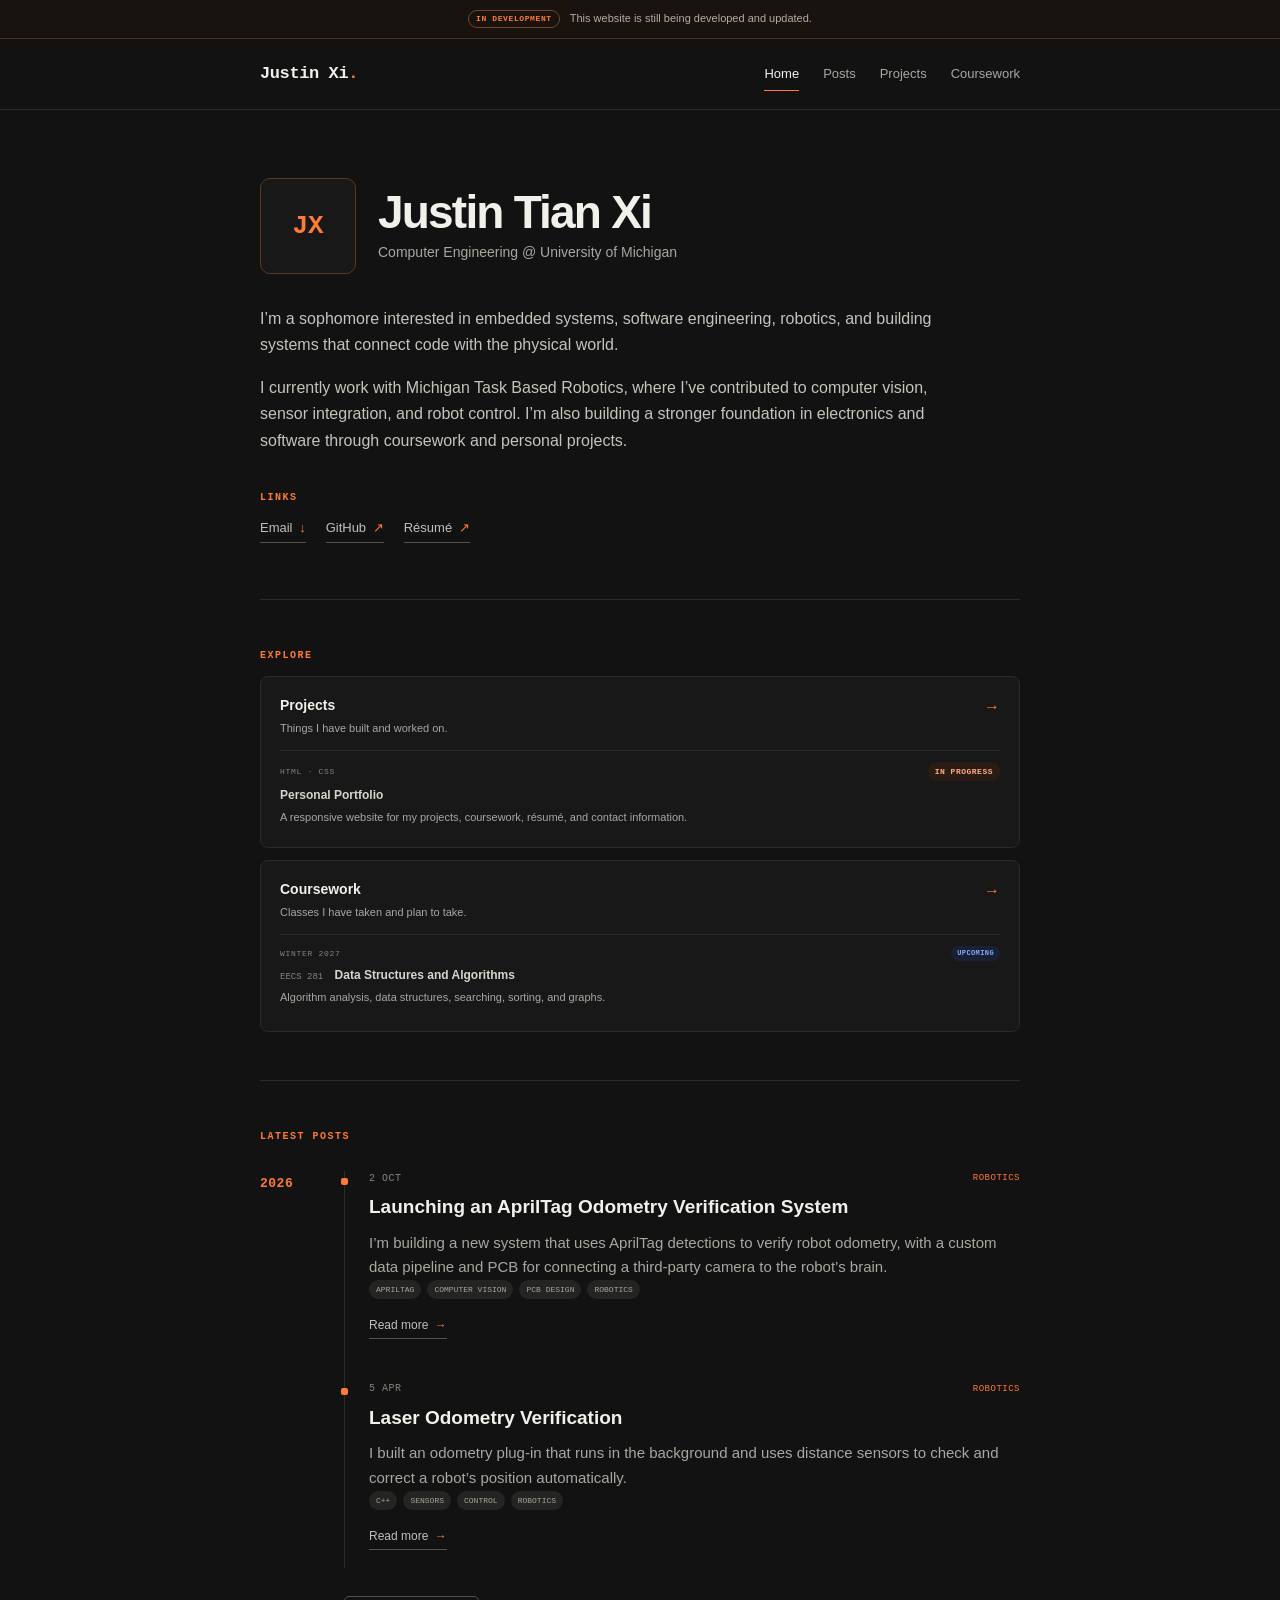
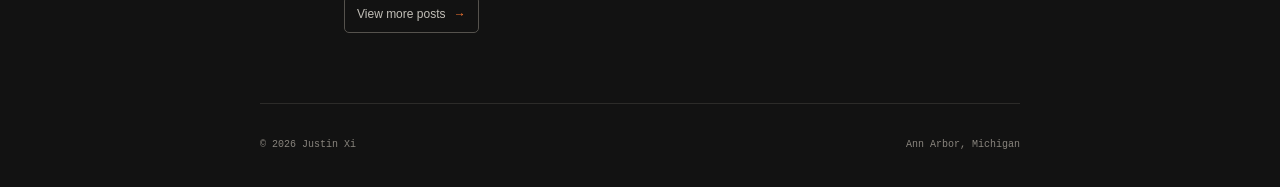
<file: index.html>
<!doctype html>
<html lang="en">
  <head>
    <meta charset="utf-8" />
    <meta name="viewport" content="width=device-width, initial-scale=1" />
    <meta name="theme-color" content="#121212" />
    <meta name="description" content="Justin Tian Xi — Computer Engineering student at the University of Michigan." />
    <title>Justin Xi</title>
    <link rel="icon" href="assets/favicon.svg" type="image/svg+xml" />
    <link rel="stylesheet" href="styles.css" />
    <script src="site.js" defer></script>
  </head>
  <body>
    <a class="skip-link" href="#main">Skip to content</a>

    <div class="site-notice" role="status">
      <div class="site-notice-inner">
        <span class="site-notice-tag">In development</span>
        <p>This website is still being developed and updated.</p>
      </div>
    </div>

    <header class="site-header">
      <nav class="nav" aria-label="Main navigation">
        <a class="logo" href="index.html" aria-label="Justin Xi, home">Justin Xi<span>.</span></a>
        <div class="nav-links">
          <a class="active" href="index.html" aria-current="page">Home</a>
          <a href="posts.html">Posts</a>
          <a href="projects.html">Projects</a>
          <a href="coursework.html">Coursework</a>
        </div>
      </nav>
    </header>

    <main id="main" class="page home-page">
      <section class="intro" aria-labelledby="intro-title">
        <div class="profile">
          <div class="avatar" aria-hidden="true">JX</div>
          <div>
            <h1 id="intro-title">Justin Tian Xi</h1>
            <p class="role">Computer Engineering @ University of Michigan</p>
          </div>
        </div>

        <div class="bio">
          <p>
            I’m a sophomore interested in embedded systems, software engineering,
            robotics, and building systems that connect code with the physical world.
          </p>
          <p>
            I currently work with Michigan Task Based Robotics, where I’ve
            contributed to computer vision, sensor integration, and robot control.
            I’m also building a stronger foundation in electronics and software
            through coursework and personal projects.
          </p>
        </div>

        <div class="links-block" aria-labelledby="links-title">
          <h2 class="section-label" id="links-title">Links</h2>
          <div class="text-links">
            <div class="email-dropdown">
              <button class="email-trigger" type="button" aria-describedby="email-help">
                Email <span>↓</span>
              </button>
              <div class="email-menu" id="email-help" role="tooltip">
                <div>
                  <small>University</small>
                  <span>xjustin@umich.edu</span>
                </div>
                <div>
                  <small>Personal</small>
                  <span>justintian2018@gmail.com</span>
                </div>
              </div>
            </div>
            <a href="https://github.com/JustinXi008" target="_blank" rel="noopener">GitHub <span>↗</span></a>
            <a href="resume.html" target="_blank" rel="noopener">Résumé <span>↗</span></a>
          </div>
        </div>
      </section>

      <section class="explore" aria-labelledby="explore-title">
        <h2 class="section-label" id="explore-title">Explore</h2>
        <div class="explore-grid">
          <a class="explore-card" href="projects.html">
            <div class="explore-card-heading">
              <div>
                <h3>Projects</h3>
                <p>Things I have built and worked on.</p>
              </div>
              <span aria-hidden="true">→</span>
            </div>
            <div class="explore-preview explore-rotator" data-rotator>
              <div class="explore-preview-item is-active">
                <div class="explore-preview-meta">
                  <span class="explore-kicker">HTML · CSS</span>
                  <span class="status progress explore-status">In progress</span>
                </div>
                <strong>Personal Portfolio</strong>
                <p>A responsive website for my projects, coursework, résumé, and contact information.</p>
              </div>
              <div class="explore-preview-item" aria-hidden="true">
                <div class="explore-preview-meta">
                  <span class="explore-kicker">C++ · Sensors · Control</span>
                  <span class="status complete explore-status">Completed</span>
                </div>
                <strong>Laser Odometry Verification System</strong>
                <p>Distance sensors, filtering, synchronization, and robot control.</p>
              </div>
              <div class="explore-preview-item" aria-hidden="true">
                <div class="explore-preview-meta">
                  <span class="explore-kicker">C++ · BST · Templates</span>
                  <span class="status complete explore-status">Completed</span>
                </div>
                <strong>Binary Search Tree &amp; Map</strong>
                <p>Recursive tree and map abstractions with iterators and memory management.</p>
              </div>
              <div class="explore-preview-item" aria-hidden="true">
                <div class="explore-preview-meta">
                  <span class="explore-kicker">C++ · Linked lists · Iterators</span>
                  <span class="status complete explore-status">Completed</span>
                </div>
                <strong>List &amp; Text Editor</strong>
                <p>A linked-list text buffer with cursor movement, editing, and position tracking.</p>
              </div>
              <div class="explore-preview-item" aria-hidden="true">
                <div class="explore-preview-meta">
                  <span class="explore-kicker">C++ · Machine learning</span>
                  <span class="status complete explore-status">Completed</span>
                </div>
                <strong>Bag-of-Words Classifier</strong>
                <p>A probabilistic text classifier built with sets, maps, and log-probability scoring.</p>
              </div>
              <div class="explore-preview-item" aria-hidden="true">
                <div class="explore-preview-meta">
                  <span class="explore-kicker">C++ · OOP · Game logic</span>
                  <span class="status complete explore-status">Completed</span>
                </div>
                <strong>Euchre Game Simulator</strong>
                <p>Cards, players, trump selection, trick scoring, and automated strategies.</p>
              </div>
              <div class="explore-preview-item" aria-hidden="true">
                <div class="explore-preview-meta">
                  <span class="explore-kicker">C++ · Matrices · Seam carving</span>
                  <span class="status complete explore-status">Completed</span>
                </div>
                <strong>Content-Aware Image Resizing</strong>
                <p>Seam carving with pixel energy, cost paths, and removable seams.</p>
              </div>
            </div>
          </a>
          <a class="explore-card" href="coursework.html">
            <div class="explore-card-heading">
              <div>
                <h3>Coursework</h3>
                <p>Classes I have taken and plan to take.</p>
              </div>
              <span aria-hidden="true">→</span>
            </div>
            <div class="explore-preview explore-rotator" data-rotator>
              <div class="explore-preview-item is-active">
                <div class="explore-preview-meta">
                  <span class="explore-kicker">Winter 2027</span>
                  <span class="explore-upcoming">Upcoming</span>
                </div>
                <strong><span class="preview-code">EECS 281</span> Data Structures and Algorithms</strong>
                <p>Algorithm analysis, data structures, searching, sorting, and graphs.</p>
              </div>
              <div class="explore-preview-item" aria-hidden="true">
                <span class="explore-kicker">Fall 2026</span>
                <strong><span class="preview-code">EECS 270</span> Introduction to Logic Design</strong>
                <p>Digital logic, finite-state machines, hardware design, and Verilog.</p>
              </div>
              <div class="explore-preview-item" aria-hidden="true">
                <span class="explore-kicker">Fall 2026</span>
                <strong><span class="preview-code">EECS 203</span> Discrete Mathematics</strong>
                <p>Logic, proofs, sets, functions, combinatorics, probability, and graph theory.</p>
              </div>
              <div class="explore-preview-item" aria-hidden="true">
                <span class="explore-kicker">Winter 2026</span>
                <strong><span class="preview-code">ROB 101</span> Computational Linear Algebra</strong>
                <p>Linear algebra, computation, optimization, and robot perception.</p>
              </div>
              <div class="explore-preview-item" aria-hidden="true">
                <span class="explore-kicker">Winter 2026</span>
                <strong><span class="preview-code">MATH 216</span> Introduction to Differential Equations</strong>
                <p>Differential equations, systems, numerical methods, and Laplace transforms.</p>
              </div>
              <div class="explore-preview-item" aria-hidden="true">
                <span class="explore-kicker">Winter 2026</span>
                <strong><span class="preview-code">EECS 280</span> Programming and Introductory Data Structures</strong>
                <p>C++ programming, recursion, abstract data types, linked structures, and trees.</p>
              </div>
            </div>
          </a>
        </div>
      </section>
      <section class="posts" id="posts" aria-labelledby="post-title">
        <h2 class="section-label posts-heading" id="post-title">Latest posts</h2>
        <div class="post-timeline">
          <section class="post-year" aria-labelledby="post-year-2026">
            <h3 class="post-year-title" id="post-year-2026">2026</h3>
            <article class="post-timeline-entry">
              <div class="post-entry-topline">
                <time class="post-date" datetime="2026-10-02">2 Oct</time>
                <span class="post-category">Robotics</span>
              </div>
              <h4 class="post-entry-title">Launching an AprilTag Odometry Verification System</h4>
              <p class="post-excerpt">
                I’m building a new system that uses AprilTag detections to verify robot odometry, with a custom data pipeline and PCB for connecting a third-party camera to the robot’s brain.
              </p>
              <ul class="tags post-topics" aria-label="Topics"><li>AprilTag</li><li>Computer vision</li><li>PCB design</li><li>Robotics</li></ul>
              <a class="post-read-more" href="posts/apriltag-odometry-verification-system.html" aria-label="Read more about the AprilTag Odometry Verification System">Read more <span aria-hidden="true">→</span></a>
            </article>
            <article class="post-timeline-entry">
              <div class="post-entry-topline">
                <time class="post-date" datetime="2026-04-05">5 Apr</time>
                <span class="post-category">Robotics</span>
              </div>
              <h4 class="post-entry-title">Laser Odometry Verification</h4>
              <p class="post-excerpt">
                I built an odometry plug-in that runs in the background and uses distance sensors to check and correct a robot’s position automatically.
              </p>
              <ul class="tags post-topics" aria-label="Topics"><li>C++</li><li>Sensors</li><li>Control</li><li>Robotics</li></ul>
              <a class="post-read-more" href="posts/laser-odometry-verification-system.html" aria-label="Read more about Laser Odometry Verification">Read more <span aria-hidden="true">→</span></a>
            </article>
          </section>
        </div>
        <a class="posts-view-more" href="posts.html">View more posts <span aria-hidden="true">→</span></a>
      </section>
    </main>

    <footer class="footer">
      <p>© 2026 Justin Xi</p>
      <p>Ann Arbor, Michigan</p>
    </footer>
  </body>
</html>
</file>
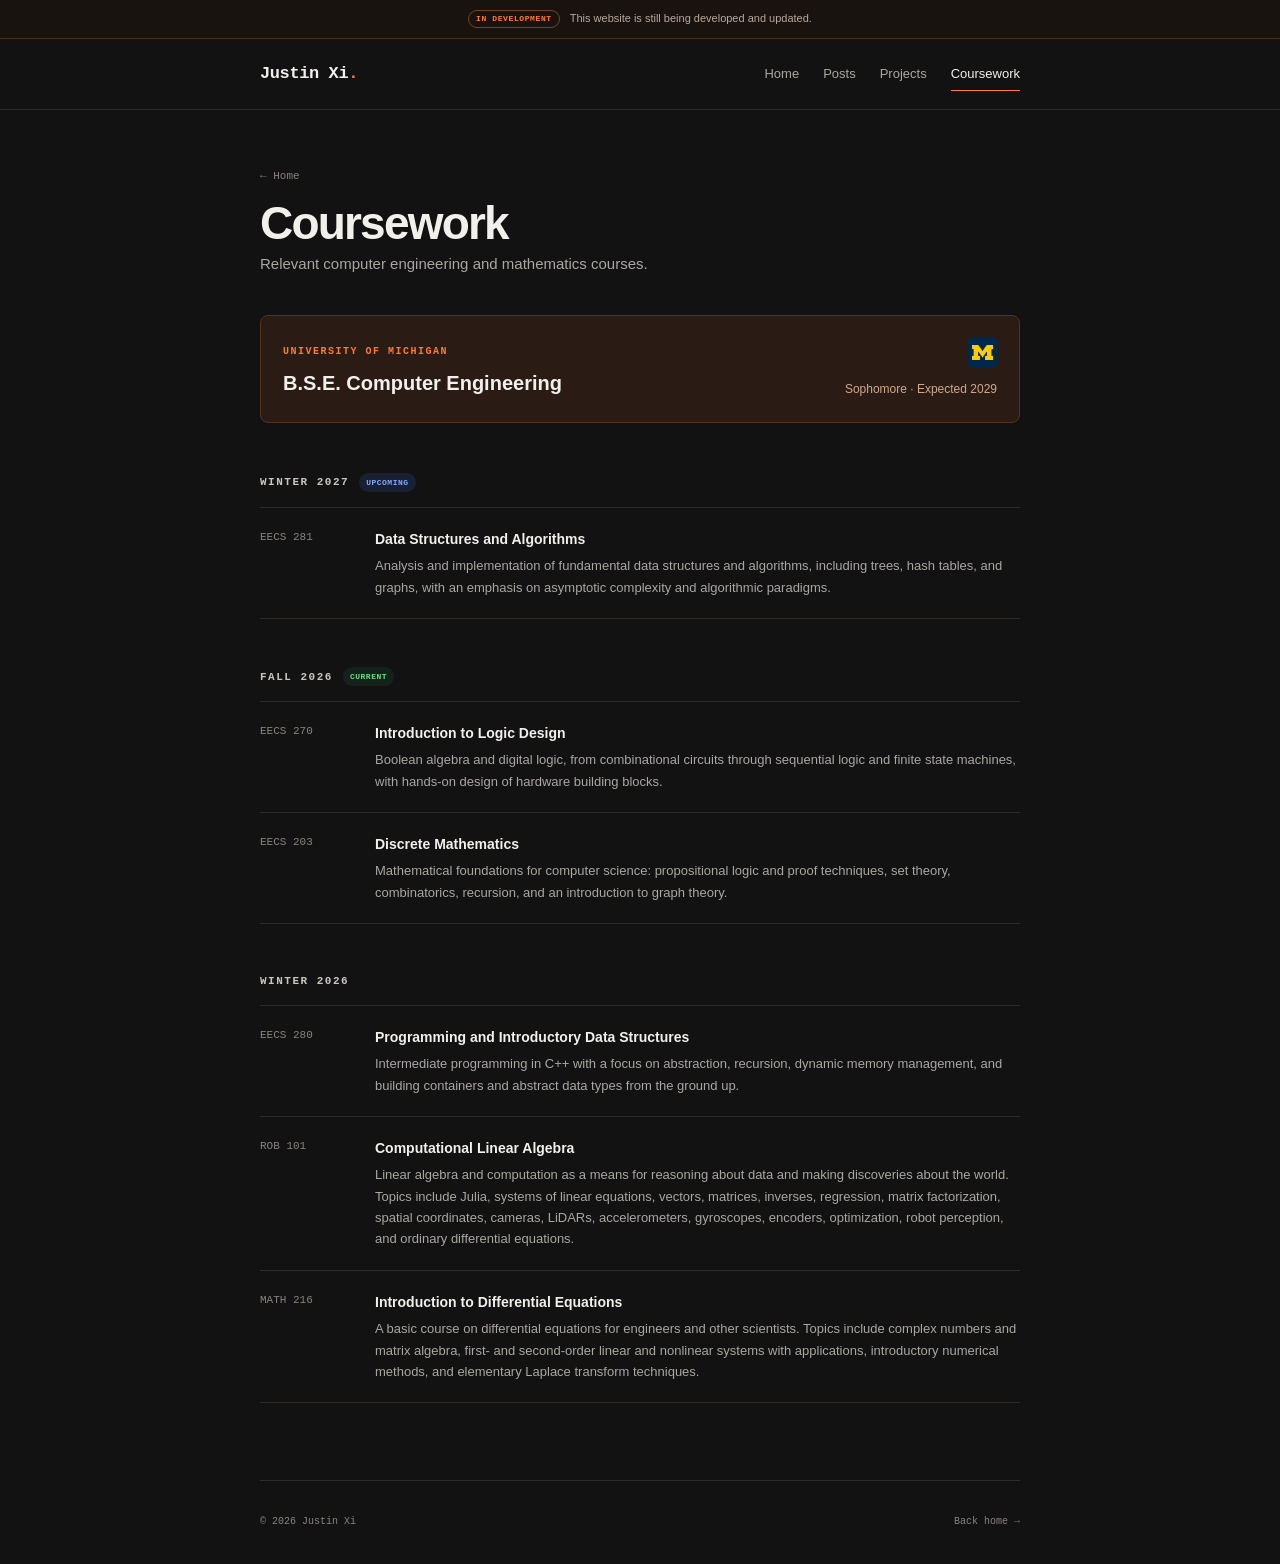
<file: coursework.html>
<!doctype html>
<html lang="en">
  <head>
    <meta charset="utf-8" />
    <meta name="viewport" content="width=device-width, initial-scale=1" />
    <meta name="theme-color" content="#121212" />
    <meta name="description" content="Relevant University of Michigan coursework completed by Justin Xi." />
    <title>Coursework — Justin Xi</title>
    <link rel="icon" href="assets/favicon.svg" type="image/svg+xml" />
    <link rel="stylesheet" href="styles.css" />
    <script src="site.js" defer></script>
  </head>
  <body>
    <a class="skip-link" href="#main">Skip to content</a>

    <div class="site-notice" role="status">
      <div class="site-notice-inner">
        <span class="site-notice-tag">In development</span>
        <p>This website is still being developed and updated.</p>
      </div>
    </div>

    <header class="site-header">
      <nav class="nav" aria-label="Main navigation">
        <a class="logo" href="index.html">Justin Xi<span>.</span></a>
        <div class="nav-links">
          <a href="index.html">Home</a>
          <a href="posts.html">Posts</a>
          <a href="projects.html">Projects</a>
          <a class="active" href="coursework.html" aria-current="page">Coursework</a>
        </div>
      </nav>
    </header>

    <main id="main" class="page subpage">
      <header class="page-heading">
        <a class="back-link" href="index.html">← Home</a>
        <h1>Coursework</h1>
        <p>Relevant computer engineering and mathematics courses.</p>
      </header>

      <section class="degree-card" aria-labelledby="degree-title">
        <div>
          <span class="section-label">University of Michigan</span>
          <h2 id="degree-title">B.S.E. Computer Engineering</h2>
        </div>
        <div class="degree-meta">
          <span class="degree-mark" aria-hidden="true"><img src="assets/umich-block-m.png" alt="" /></span>
          <p>Sophomore · Expected 2029</p>
        </div>
      </section>

      <section class="course-section" aria-labelledby="winter-2027">
        <div class="semester-heading">
          <h2 class="group-title" id="winter-2027">Winter 2027</h2>
          <span class="semester-status">Upcoming</span>
        </div>
        <div class="course-list">
          <article class="course-row">
            <span class="course-code">EECS 281</span>
            <div>
              <h3>Data Structures and Algorithms</h3>
              <p>Analysis and implementation of fundamental data structures and algorithms, including trees, hash tables, and graphs, with an emphasis on asymptotic complexity and algorithmic paradigms.</p>
            </div>
          </article>
        </div>
      </section>

      <section class="course-section" aria-labelledby="fall-2026">
        <div class="semester-heading">
          <h2 class="group-title" id="fall-2026">Fall 2026</h2>
          <span class="semester-status current">Current</span>
        </div>
        <div class="course-list">
          <article class="course-row">
            <span class="course-code">EECS 270</span>
            <div>
              <h3>Introduction to Logic Design</h3>
              <p>Boolean algebra and digital logic, from combinational circuits through sequential logic and finite state machines, with hands-on design of hardware building blocks.</p>
            </div>
          </article>
          <article class="course-row">
            <span class="course-code">EECS 203</span>
            <div>
              <h3>Discrete Mathematics</h3>
              <p>Mathematical foundations for computer science: propositional logic and proof techniques, set theory, combinatorics, recursion, and an introduction to graph theory.</p>
            </div>
          </article>
        </div>
      </section>

      <section class="course-section" aria-labelledby="winter-2026">
        <h2 class="group-title" id="winter-2026">Winter 2026</h2>
        <div class="course-list">
          <article class="course-row">
            <span class="course-code">EECS 280</span>
            <div>
              <h3>Programming and Introductory Data Structures</h3>
              <p>Intermediate programming in C++ with a focus on abstraction, recursion, dynamic memory management, and building containers and abstract data types from the ground up.</p>
            </div>
          </article>

          <article class="course-row">
            <span class="course-code">ROB 101</span>
            <div>
              <h3>Computational Linear Algebra</h3>
              <p>Linear algebra and computation as a means for reasoning about data and making discoveries about the world. Topics include Julia, systems of linear equations, vectors, matrices, inverses, regression, matrix factorization, spatial coordinates, cameras, LiDARs, accelerometers, gyroscopes, encoders, optimization, robot perception, and ordinary differential equations.</p>
            </div>
          </article>

          <article class="course-row">
            <span class="course-code">MATH 216</span>
            <div>
              <h3>Introduction to Differential Equations</h3>
              <p>A basic course on differential equations for engineers and other scientists. Topics include complex numbers and matrix algebra, first- and second-order linear and nonlinear systems with applications, introductory numerical methods, and elementary Laplace transform techniques.</p>
            </div>
          </article>
          
        </div>
      </section>
    </main>

    <footer class="footer">
      <p>© 2026 Justin Xi</p>
      <a href="index.html">Back home →</a>
    </footer>
  </body>
</html>
</file>
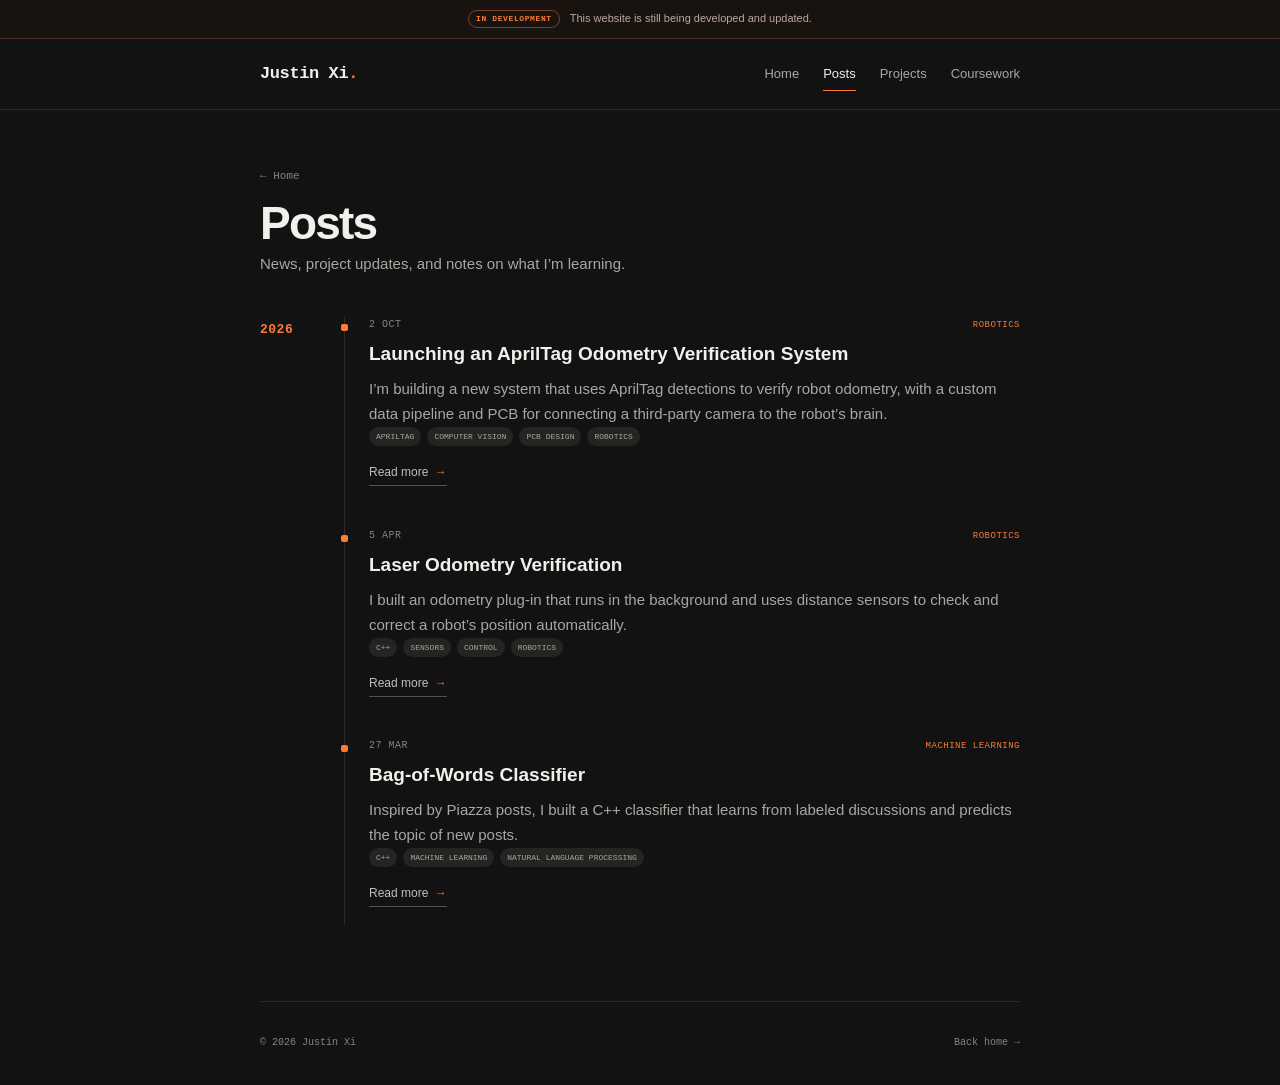
<file: posts.html>
<!doctype html>
<html lang="en">
  <head>
    <meta charset="utf-8" />
    <meta name="viewport" content="width=device-width, initial-scale=1" />
    <meta name="theme-color" content="#121212" />
    <meta name="description" content="News, project updates, and things Justin Xi is learning." />
    <title>Posts — Justin Xi</title>
    <link rel="icon" href="assets/favicon.svg" type="image/svg+xml" />
    <link rel="stylesheet" href="styles.css" />
    <script src="site.js" defer></script>
  </head>
  <body>
    <a class="skip-link" href="#main">Skip to content</a>

    <div class="site-notice" role="status">
      <div class="site-notice-inner">
        <span class="site-notice-tag">In development</span>
        <p>This website is still being developed and updated.</p>
      </div>
    </div>

    <header class="site-header">
      <nav class="nav" aria-label="Main navigation">
        <a class="logo" href="index.html" aria-label="Justin Xi, home">Justin Xi<span>.</span></a>
        <div class="nav-links">
          <a href="index.html">Home</a>
          <a class="active" href="posts.html" aria-current="page">Posts</a>
          <a href="projects.html">Projects</a>
          <a href="coursework.html">Coursework</a>
        </div>
      </nav>
    </header>

    <main id="main" class="page posts-archive">
      <header class="page-heading">
        <a class="back-link" href="index.html">← Home</a>
        <h1>Posts</h1>
        <p>News, project updates, and notes on what I’m learning.</p>
      </header>

      <div class="post-timeline" aria-label="All posts">
        <section class="post-year" aria-labelledby="archive-year-2026">
          <h2 class="post-year-title" id="archive-year-2026">2026</h2>
          <article class="post-timeline-entry">
            <div class="post-entry-topline">
              <time class="post-date" datetime="2026-10-02">2 Oct</time>
              <span class="post-category">Robotics</span>
            </div>
            <h3 class="post-entry-title">Launching an AprilTag Odometry Verification System</h3>
            <p class="post-excerpt">
              I’m building a new system that uses AprilTag detections to verify robot odometry, with a custom data pipeline and PCB for connecting a third-party camera to the robot’s brain.
            </p>
            <ul class="tags post-topics" aria-label="Topics"><li>AprilTag</li><li>Computer vision</li><li>PCB design</li><li>Robotics</li></ul>
            <a class="post-read-more" href="posts/apriltag-odometry-verification-system.html" aria-label="Read more about the AprilTag Odometry Verification System">Read more <span aria-hidden="true">→</span></a>
          </article>
          <article class="post-timeline-entry">
            <div class="post-entry-topline">
              <time class="post-date" datetime="2026-04-05">5 Apr</time>
              <span class="post-category">Robotics</span>
            </div>
            <h3 class="post-entry-title">Laser Odometry Verification</h3>
            <p class="post-excerpt">
              I built an odometry plug-in that runs in the background and uses distance sensors to check and correct a robot’s position automatically.
            </p>
            <ul class="tags post-topics" aria-label="Topics"><li>C++</li><li>Sensors</li><li>Control</li><li>Robotics</li></ul>
            <a class="post-read-more" href="posts/laser-odometry-verification-system.html" aria-label="Read more about Laser Odometry Verification">Read more <span aria-hidden="true">→</span></a>
          </article>
          <article class="post-timeline-entry">
            <div class="post-entry-topline">
              <time class="post-date" datetime="2026-03-27">27 Mar</time>
              <span class="post-category">Machine learning</span>
            </div>
            <h3 class="post-entry-title">Bag-of-Words Classifier</h3>
            <p class="post-excerpt">
              Inspired by Piazza posts, I built a C++ classifier that learns from labeled discussions and predicts the topic of new posts.
            </p>
            <ul class="tags post-topics" aria-label="Topics"><li>C++</li><li>Machine learning</li><li>Natural language processing</li></ul>
            <a class="post-read-more" href="posts/bag-of-words-classifier.html" aria-label="Read more about the Bag-of-Words Classifier">Read more <span aria-hidden="true">→</span></a>
          </article>
        </section>
      </div>
    </main>

    <footer class="footer">
      <p>© 2026 Justin Xi</p>
      <a href="index.html">Back home →</a>
    </footer>
  </body>
</html>
</file>
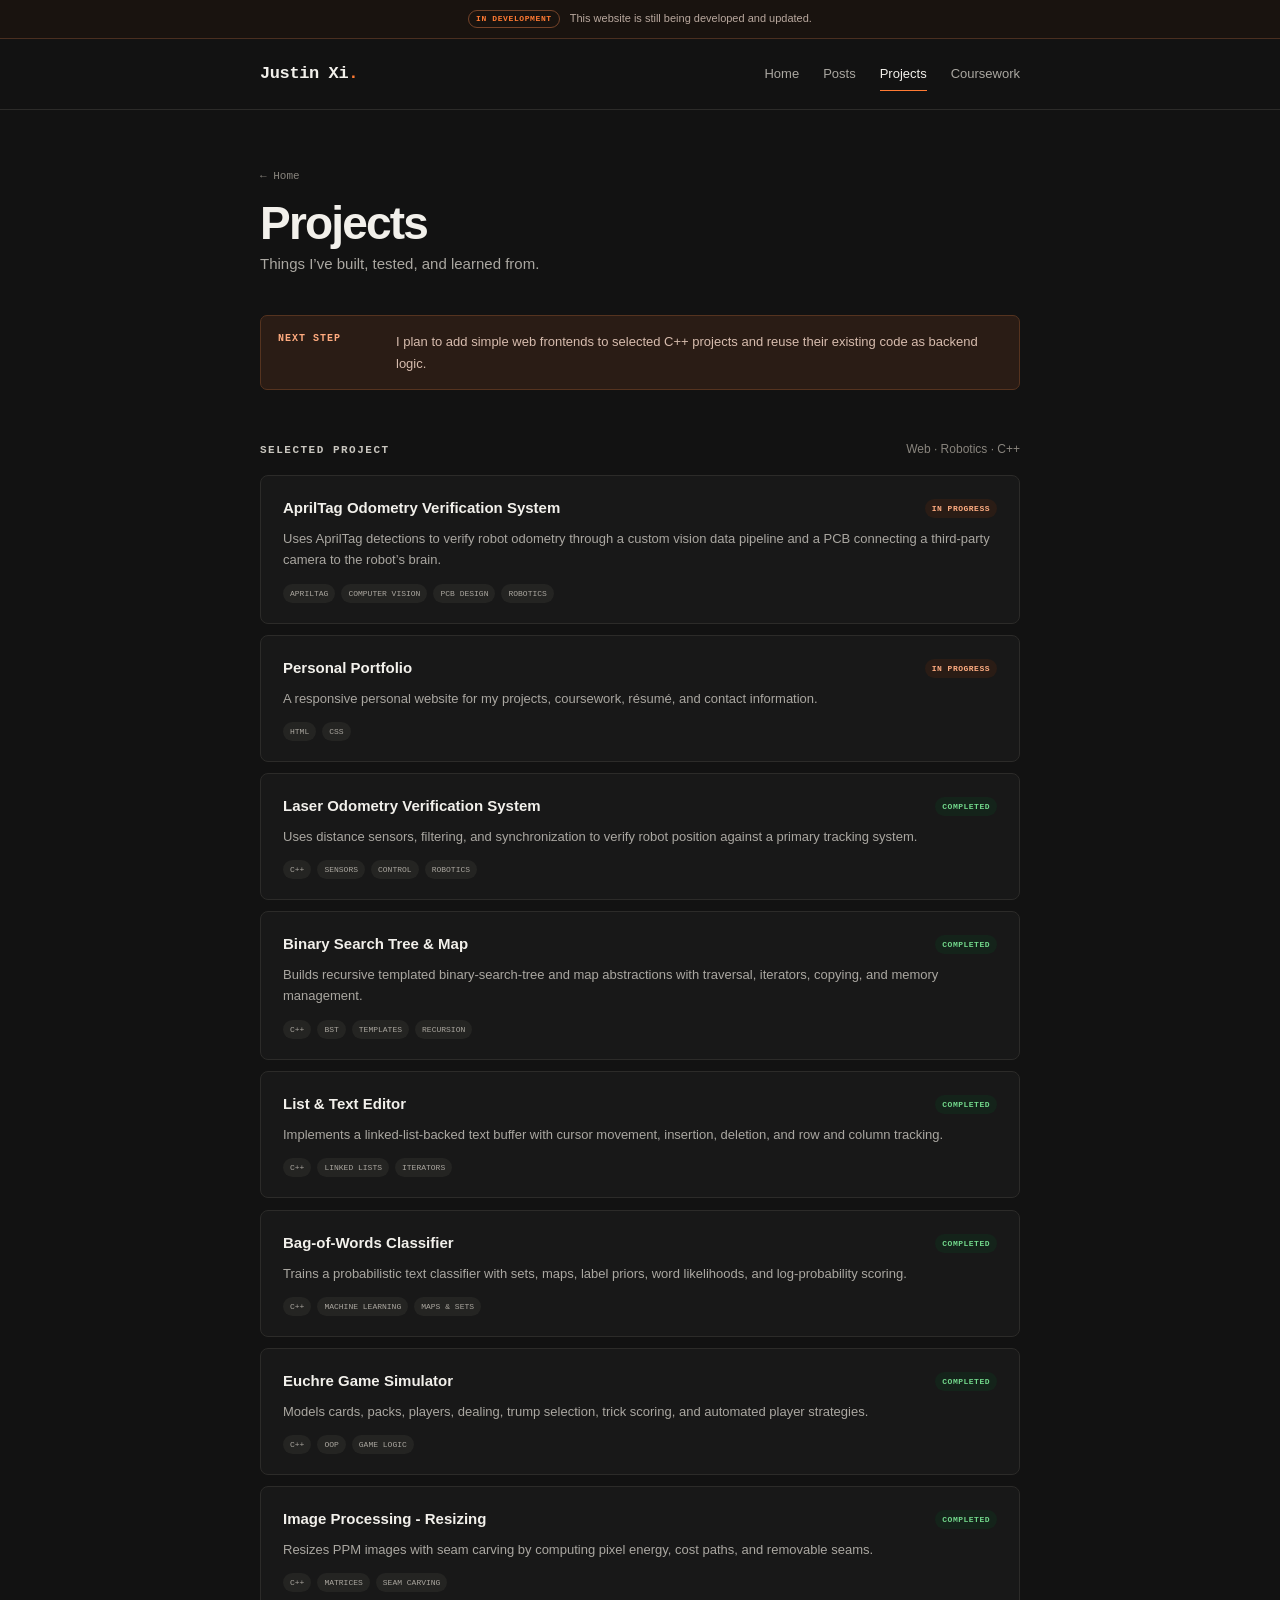
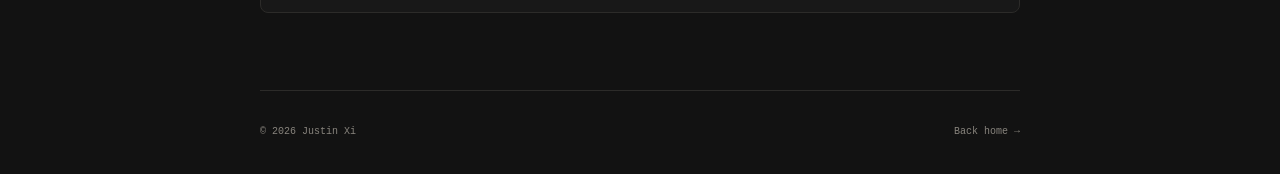
<file: projects.html>
<!doctype html>
<html lang="en">
  <head>
    <meta charset="utf-8" />
    <meta name="viewport" content="width=device-width, initial-scale=1" />
    <meta name="theme-color" content="#121212" />
    <meta name="description" content="Software, robotics, and C++ projects by Justin Xi." />
    <title>Projects — Justin Xi</title>
    <link rel="icon" href="assets/favicon.svg" type="image/svg+xml" />
    <link rel="stylesheet" href="styles.css" />
    <script src="site.js" defer></script>
    <script src="projects.js" defer></script>
  </head>
  <body>
    <a class="skip-link" href="#main">Skip to content</a>

    <div class="site-notice" role="status">
      <div class="site-notice-inner">
        <span class="site-notice-tag">In development</span>
        <p>This website is still being developed and updated.</p>
      </div>
    </div>

    <header class="site-header">
      <nav class="nav" aria-label="Main navigation">
        <a class="logo" href="index.html">Justin Xi<span>.</span></a>
        <div class="nav-links">
          <a href="index.html">Home</a>
          <a href="posts.html">Posts</a>
          <a class="active" href="projects.html" aria-current="page">Projects</a>
          <a href="coursework.html">Coursework</a>
        </div>
      </nav>
    </header>

    <main id="main" class="page subpage">
      <header class="page-heading">
        <a class="back-link" href="index.html">← Home</a>
        <h1>Projects</h1>
        <p>Things I’ve built, tested, and learned from.</p>
      </header>

      <aside class="plan-note">
        <span>Next step</span>
        <p>
          I plan to add simple web frontends to selected C++ projects and
          reuse their existing code as backend logic.
        </p>
      </aside>

      <section class="project-section" aria-labelledby="selected-work">
        <div class="group-heading">
          <h2 class="group-title" id="selected-work">Selected Project</h2>
          <span>Web · Robotics · C++</span>
        </div>

        <div class="project-stack">
          <a class="project-item linked" href="posts/apriltag-odometry-verification-system.html">
            <div class="project-topline">
              <h3>AprilTag Odometry Verification System</h3>
              <span class="status progress">In progress</span>
            </div>
            <p>Uses AprilTag detections to verify robot odometry through a custom vision data pipeline and a PCB connecting a third-party camera to the robot’s brain.</p>
            <ul class="tags" aria-label="Technologies"><li>AprilTag</li><li>Computer vision</li><li>PCB design</li><li>Robotics</li></ul>
          </a>

          <a class="project-item linked" href="index.html">
            <div class="project-topline">
              <h3>Personal Portfolio</h3>
              <span class="status progress">In progress</span>
            </div>
            <p>A responsive personal website for my projects, coursework, résumé, and contact information.</p>
            <ul class="tags" aria-label="Technologies"><li>HTML</li><li>CSS</li></ul>
          </a>

          <article class="project-item has-details" id="laser-odometry-verification-system" role="button" tabindex="0" aria-haspopup="dialog" aria-controls="laser-odometry-details" data-project-details="laser-odometry-details">
            <div class="project-topline">
              <h3>Laser Odometry Verification System</h3>
              <span class="status complete">Completed</span>
            </div>
            <p>Uses distance sensors, filtering, and synchronization to verify robot position against a primary tracking system.</p>
            <ul class="tags" aria-label="Technologies"><li>C++</li><li>Sensors</li><li>Control</li><li>Robotics</li></ul>
          </article>

          <article class="project-item">
            <div class="project-topline">
              <h3>Binary Search Tree & Map</h3>
              <span class="status complete">Completed</span>
            </div>
            <p>Builds recursive templated binary-search-tree and map abstractions with traversal, iterators, copying, and memory management.</p>
            <ul class="tags" aria-label="Topics"><li>C++</li><li>BST</li><li>Templates</li><li>Recursion</li></ul>
          </article>

          <article class="project-item">
            <div class="project-topline">
              <h3>List & Text Editor</h3>
              <span class="status complete">Completed</span>
            </div>
            <p>Implements a linked-list-backed text buffer with cursor movement, insertion, deletion, and row and column tracking.</p>
            <ul class="tags" aria-label="Topics"><li>C++</li><li>Linked lists</li><li>Iterators</li></ul>
          </article>

          <article class="project-item has-details" id="bag-of-words-classifier" role="button" tabindex="0" aria-haspopup="dialog" aria-controls="bag-of-words-details" data-project-details="bag-of-words-details">
            <div class="project-topline">
              <h3>Bag-of-Words Classifier</h3>
              <span class="status complete">Completed</span>
            </div>
            <p>Trains a probabilistic text classifier with sets, maps, label priors, word likelihoods, and log-probability scoring.</p>
            <ul class="tags" aria-label="Topics"><li>C++</li><li>Machine learning</li><li>Maps &amp; sets</li></ul>
          </article>

          <article class="project-item">
            <div class="project-topline">
              <h3>Euchre Game Simulator</h3>
              <span class="status complete">Completed</span>
            </div>
            <p>Models cards, packs, players, dealing, trump selection, trick scoring, and automated player strategies.</p>
            <ul class="tags" aria-label="Topics"><li>C++</li><li>OOP</li><li>Game logic</li></ul>
          </article>

          <article class="project-item">
            <div class="project-topline">
              <h3>Image Processing - Resizing</h3>
              <span class="status complete">Completed</span>
            </div>
            <p>Resizes PPM images with seam carving by computing pixel energy, cost paths, and removable seams.</p>
            <ul class="tags" aria-label="Topics"><li>C++</li><li>Matrices</li><li>Seam carving</li></ul>
          </article>

        </div>
      </section>

      <div class="project-dialog" id="laser-odometry-details" popover role="dialog" aria-labelledby="laser-odometry-dialog-title" aria-describedby="laser-odometry-dialog-description">
        <div class="project-dialog-content">
          <div class="project-dialog-header">
            <div>
              <span class="section-label">Project details</span>
              <h2 id="laser-odometry-dialog-title">Laser Odometry Verification System</h2>
            </div>
            <button class="project-dialog-close" type="button" popovertarget="laser-odometry-details" popovertargetaction="hide" aria-label="Close project details">×</button>
          </div>
          <div class="project-dialog-body" id="laser-odometry-dialog-description">
            <p>
              This robotics system uses distance-sensor measurements to independently verify a robot’s estimated position against its primary tracking system. The readings are filtered and synchronized before comparison, reducing the effect of noisy sensor data.
            </p>
            <p>
              The project combines sensor integration, data filtering, and robot control to provide a secondary position check when evaluating odometry performance.
            </p>
          </div>
          <ul class="tags project-dialog-tags" aria-label="Topics"><li>C++</li><li>Sensors</li><li>Control</li><li>Robotics</li></ul>
        </div>
      </div>

      <div class="project-dialog" id="bag-of-words-details" popover role="dialog" aria-labelledby="bag-of-words-dialog-title" aria-describedby="bag-of-words-dialog-description">
        <div class="project-dialog-content">
          <div class="project-dialog-header">
            <div>
              <span class="section-label">Project details</span>
              <h2 id="bag-of-words-dialog-title">Bag-of-Words Classifier</h2>
            </div>
            <button class="project-dialog-close" type="button" popovertarget="bag-of-words-details" popovertargetaction="hide" aria-label="Close project details">×</button>
          </div>
          <div class="project-dialog-body" id="bag-of-words-dialog-description">
            <p>
              This C++ text classifier trains on labeled CSV discussion posts and learns how strongly each unique word is associated with a topic. It treats each post as a bag of words, so word order and repeated terms do not affect the result.
            </p>
            <p>
              Sets and maps store the vocabulary, label totals, and word frequencies. For a new post, the classifier combines label priors and word likelihoods into a log-probability score, then chooses the highest-scoring label. Fallback estimates handle unseen words when the input contains unfamiliar vocabulary.
            </p>
          </div>
          <ul class="tags project-dialog-tags" aria-label="Topics"><li>C++</li><li>Machine learning</li><li>Natural language processing</li></ul>
        </div>
      </div>
    </main>

    <footer class="footer">
      <p>© 2026 Justin Xi</p>
      <a href="index.html">Back home →</a>
    </footer>
  </body>
</html>
</file>
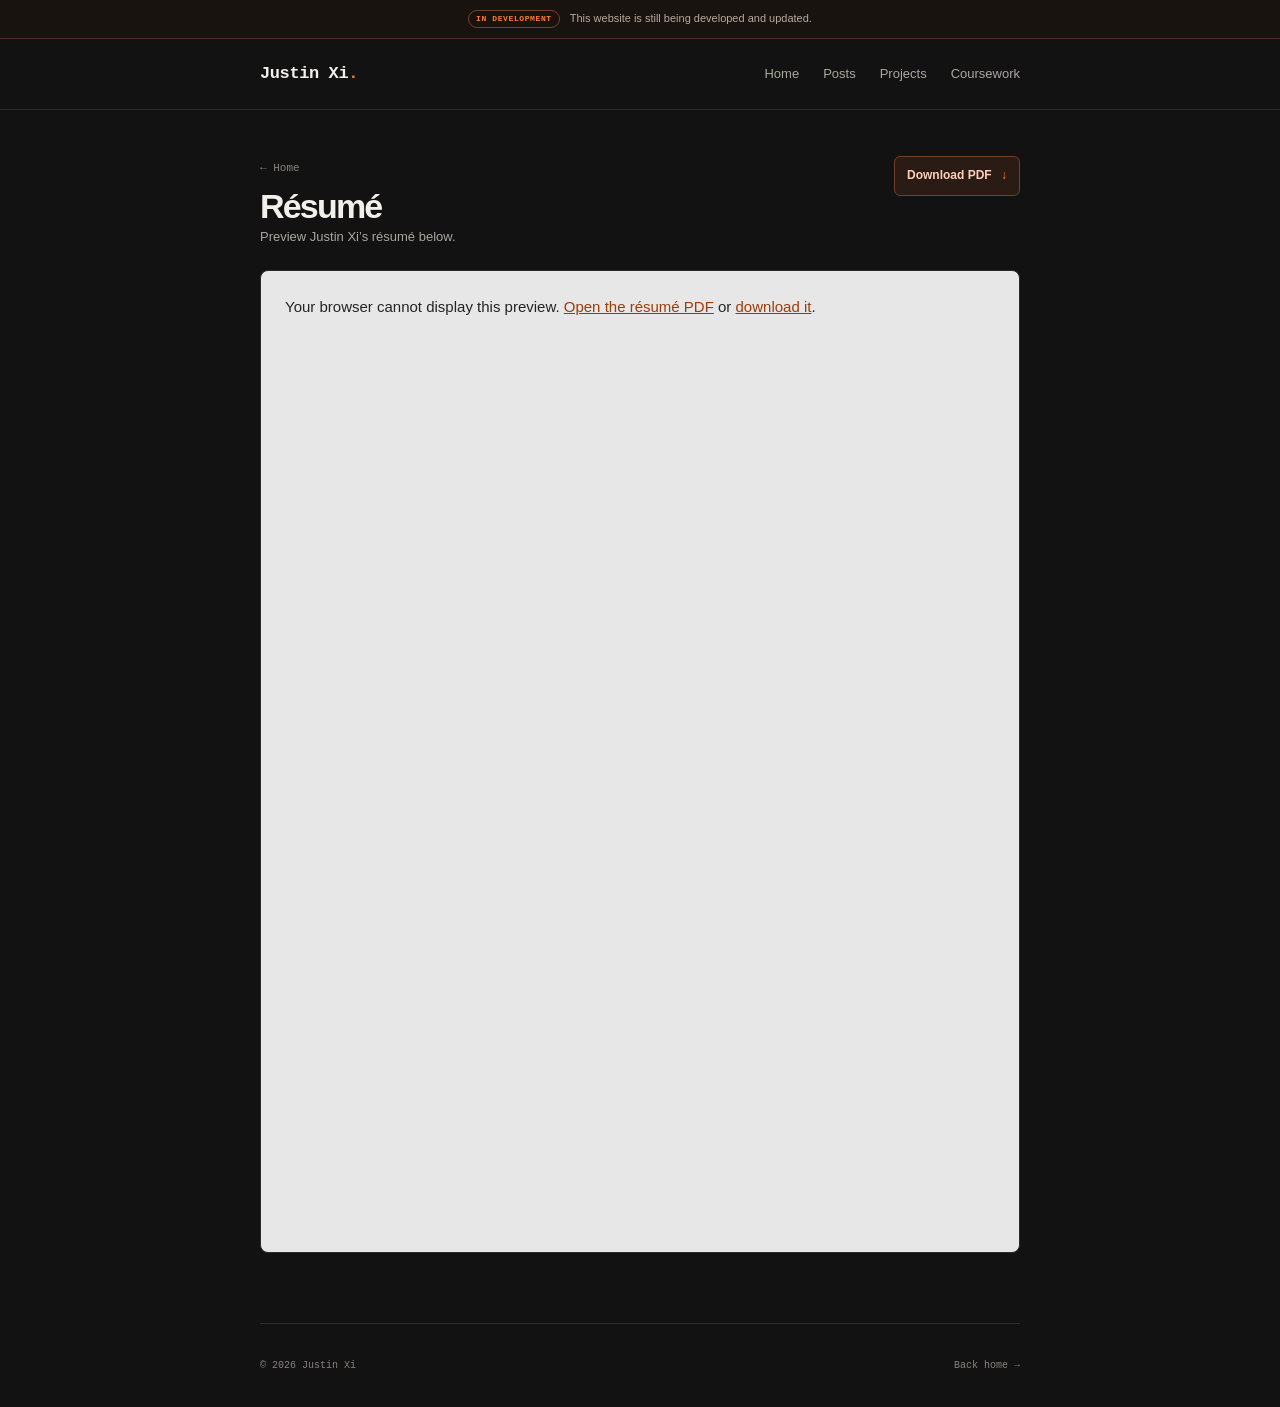
<file: resume.html>
<!doctype html>
<html lang="en">
  <head>
    <meta charset="utf-8" />
    <meta name="viewport" content="width=device-width, initial-scale=1" />
    <meta name="theme-color" content="#121212" />
    <meta name="description" content="Preview and download Justin Xi's résumé." />
    <title>Résumé — Justin Xi</title>
    <link rel="icon" href="assets/favicon.svg" type="image/svg+xml" />
    <link rel="stylesheet" href="styles.css" />
  </head>
  <body>
    <a class="skip-link" href="#main">Skip to content</a>

    <div class="site-notice" role="status">
      <div class="site-notice-inner">
        <span class="site-notice-tag">In development</span>
        <p>This website is still being developed and updated.</p>
      </div>
    </div>

    <header class="site-header">
      <nav class="nav" aria-label="Main navigation">
        <a class="logo" href="index.html" aria-label="Justin Xi, home">Justin Xi<span>.</span></a>
        <div class="nav-links">
          <a href="index.html">Home</a>
          <a href="posts.html">Posts</a>
          <a href="projects.html">Projects</a>
          <a href="coursework.html">Coursework</a>
        </div>
      </nav>
    </header>

    <main id="main" class="page resume-page">
      <section class="resume-shell" aria-labelledby="resume-title">
        <header class="resume-toolbar">
          <div>
            <a class="back-link" href="index.html">← Home</a>
            <h1 id="resume-title">Résumé</h1>
            <p>Preview Justin Xi’s résumé below.</p>
          </div>
          <a class="resume-download" href="assets/Justin-Xi-Resume.pdf" download="Justin-Xi-Resume.pdf">
            Download PDF <span aria-hidden="true">↓</span>
          </a>
        </header>

        <div class="resume-preview">
          <object data="assets/Justin-Xi-Resume.pdf#view=FitH" type="application/pdf" aria-label="Justin Xi résumé PDF preview">
            <p>
              Your browser cannot display this preview.
              <a href="assets/Justin-Xi-Resume.pdf">Open the résumé PDF</a> or
              <a href="assets/Justin-Xi-Resume.pdf" download="Justin-Xi-Resume.pdf">download it</a>.
            </p>
          </object>
        </div>
      </section>
    </main>

    <footer class="footer">
      <p>© 2026 Justin Xi</p>
      <a href="index.html">Back home →</a>
    </footer>
  </body>
</html>
</file>
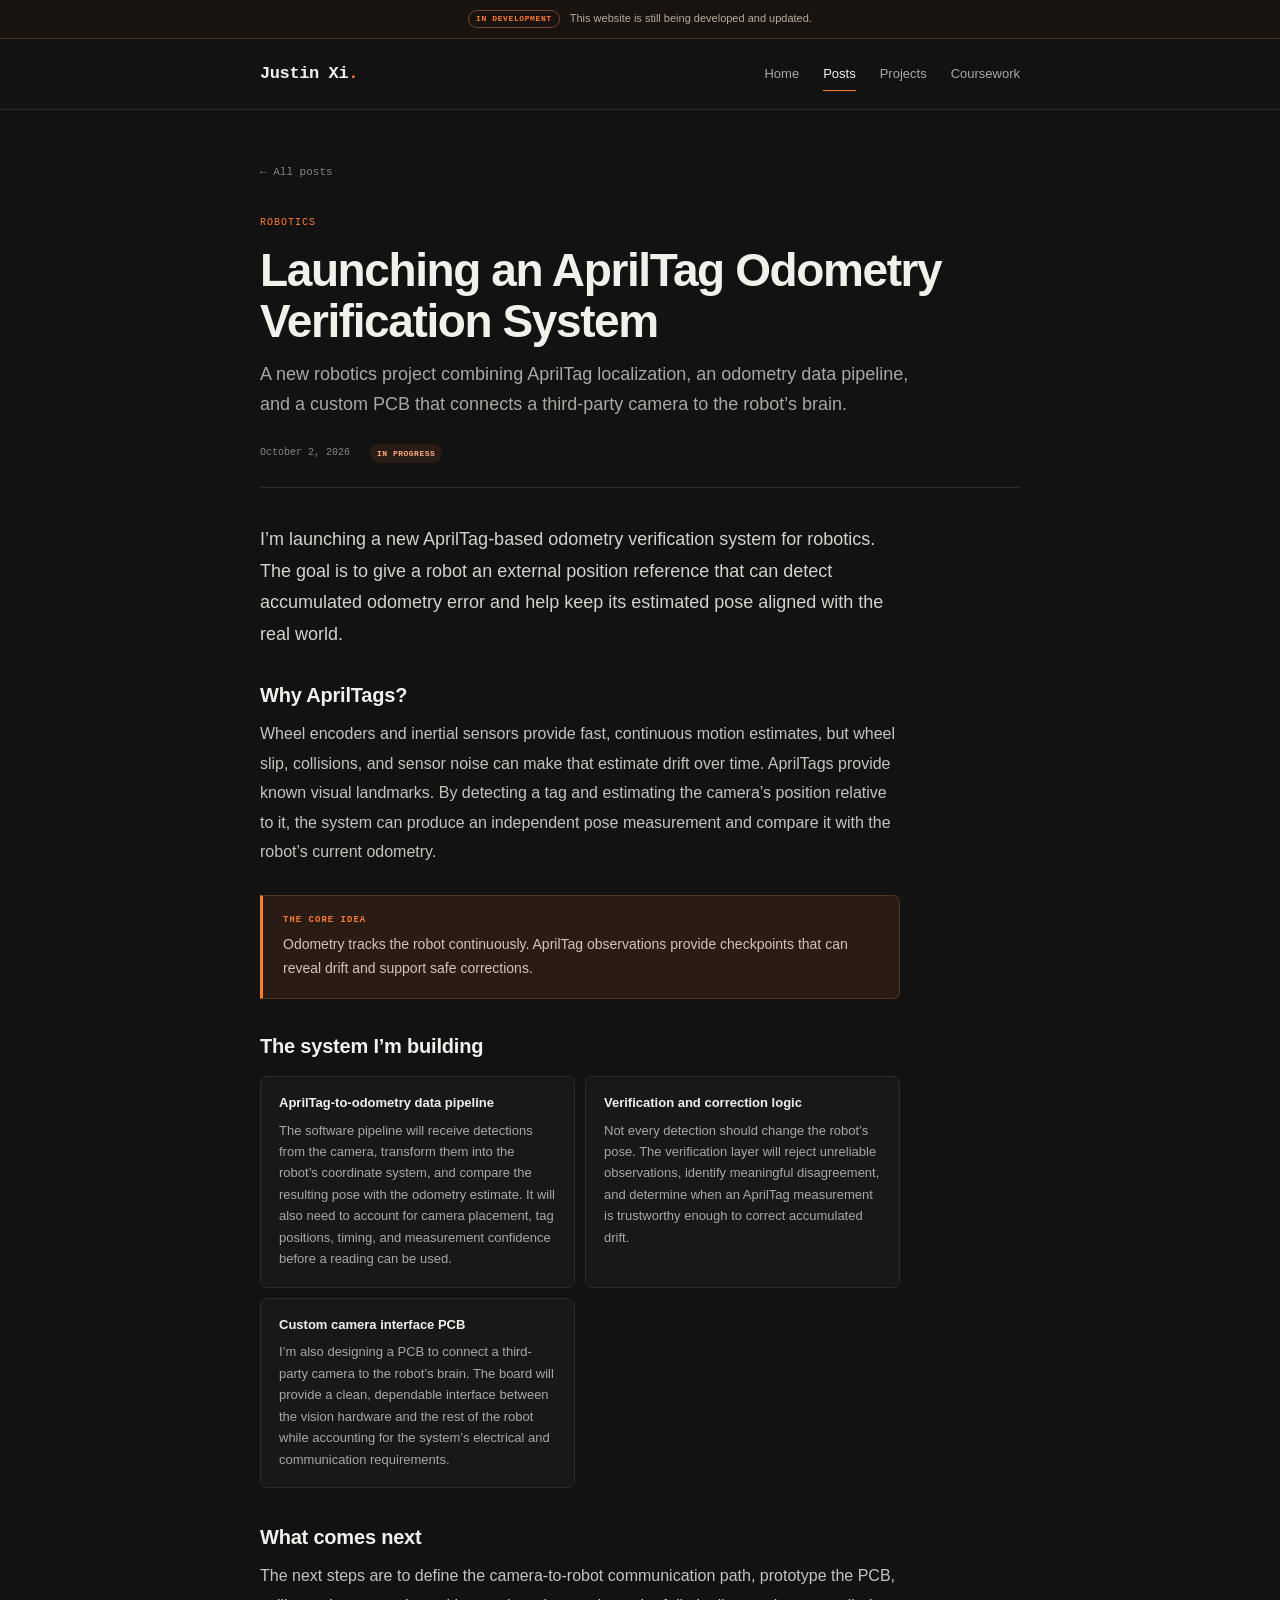
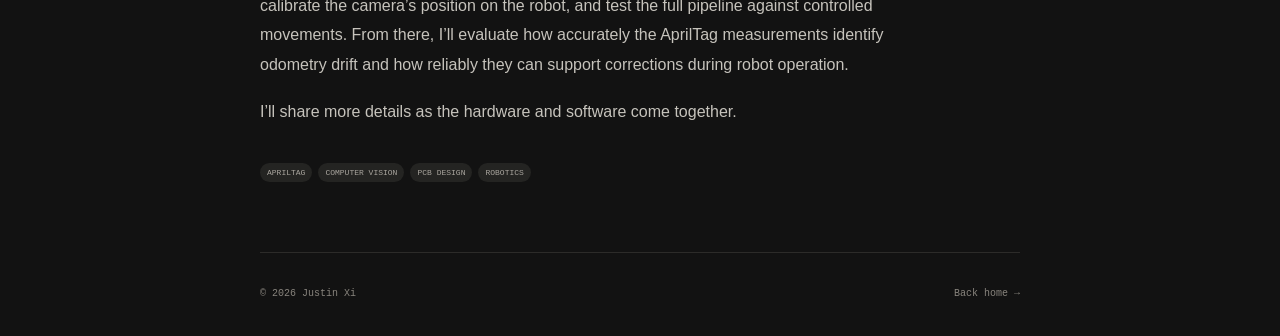
<file: posts/apriltag-odometry-verification-system.html>
<!doctype html>
<html lang="en">
  <head>
    <meta charset="utf-8" />
    <meta name="viewport" content="width=device-width, initial-scale=1" />
    <meta name="theme-color" content="#121212" />
    <meta name="description" content="Justin Xi is launching an AprilTag-based odometry verification system with a vision data pipeline and custom camera interface PCB for robotics." />
    <title>Launching an AprilTag Odometry Verification System — Justin Xi</title>
    <link rel="icon" href="../assets/favicon.svg" type="image/svg+xml" />
    <link rel="stylesheet" href="../styles.css" />
  </head>
  <body>
    <a class="skip-link" href="#main">Skip to content</a>

    <div class="site-notice" role="status">
      <div class="site-notice-inner">
        <span class="site-notice-tag">In development</span>
        <p>This website is still being developed and updated.</p>
      </div>
    </div>

    <header class="site-header">
      <nav class="nav" aria-label="Main navigation">
        <a class="logo" href="../index.html" aria-label="Justin Xi, home">Justin Xi<span>.</span></a>
        <div class="nav-links">
          <a href="../index.html">Home</a>
          <a class="active" href="../posts.html" aria-current="page">Posts</a>
          <a href="../projects.html">Projects</a>
          <a href="../coursework.html">Coursework</a>
        </div>
      </nav>
    </header>

    <main id="main" class="page article-page">
      <a class="back-link" href="../posts.html">← All posts</a>

      <article>
        <header class="article-header">
          <p class="article-kicker">Robotics</p>
          <h1>Launching an AprilTag Odometry Verification System</h1>
          <p class="article-deck">A new robotics project combining AprilTag localization, an odometry data pipeline, and a custom PCB that connects a third-party camera to the robot’s brain.</p>
          <div class="article-byline">
            <time datetime="2026-10-02">October 2, 2026</time>
            <span class="status progress">In progress</span>
          </div>
        </header>

        <div class="article-body">
          <p class="article-lede">
            I’m launching a new AprilTag-based odometry verification system for robotics. The goal is to give a robot an external position reference that can detect accumulated odometry error and help keep its estimated pose aligned with the real world.
          </p>

          <h2>Why AprilTags?</h2>
          <p>
            Wheel encoders and inertial sensors provide fast, continuous motion estimates, but wheel slip, collisions, and sensor noise can make that estimate drift over time. AprilTags provide known visual landmarks. By detecting a tag and estimating the camera’s position relative to it, the system can produce an independent pose measurement and compare it with the robot’s current odometry.
          </p>

          <aside class="article-callout" aria-labelledby="apriltag-summary-title">
            <p class="article-callout-label" id="apriltag-summary-title">The core idea</p>
            <p>Odometry tracks the robot continuously. AprilTag observations provide checkpoints that can reveal drift and support safe corrections.</p>
          </aside>

          <h2>The system I’m building</h2>
          <div class="article-feature-list">
            <section>
              <h3>AprilTag-to-odometry data pipeline</h3>
              <p>The software pipeline will receive detections from the camera, transform them into the robot’s coordinate system, and compare the resulting pose with the odometry estimate. It will also need to account for camera placement, tag positions, timing, and measurement confidence before a reading can be used.</p>
            </section>
            <section>
              <h3>Verification and correction logic</h3>
              <p>Not every detection should change the robot’s pose. The verification layer will reject unreliable observations, identify meaningful disagreement, and determine when an AprilTag measurement is trustworthy enough to correct accumulated drift.</p>
            </section>
            <section>
              <h3>Custom camera interface PCB</h3>
              <p>I’m also designing a PCB to connect a third-party camera to the robot’s brain. The board will provide a clean, dependable interface between the vision hardware and the rest of the robot while accounting for the system’s electrical and communication requirements.</p>
            </section>
          </div>

          <h2>What comes next</h2>
          <p>
            The next steps are to define the camera-to-robot communication path, prototype the PCB, calibrate the camera’s position on the robot, and test the full pipeline against controlled movements. From there, I’ll evaluate how accurately the AprilTag measurements identify odometry drift and how reliably they can support corrections during robot operation.
          </p>
          <p>
            I’ll share more details as the hardware and software come together.
          </p>
        </div>

        <ul class="tags article-topics" aria-label="Topics"><li>AprilTag</li><li>Computer vision</li><li>PCB design</li><li>Robotics</li></ul>
      </article>
    </main>

    <footer class="footer">
      <p>© 2026 Justin Xi</p>
      <a href="../index.html">Back home →</a>
    </footer>
  </body>
</html>
</file>
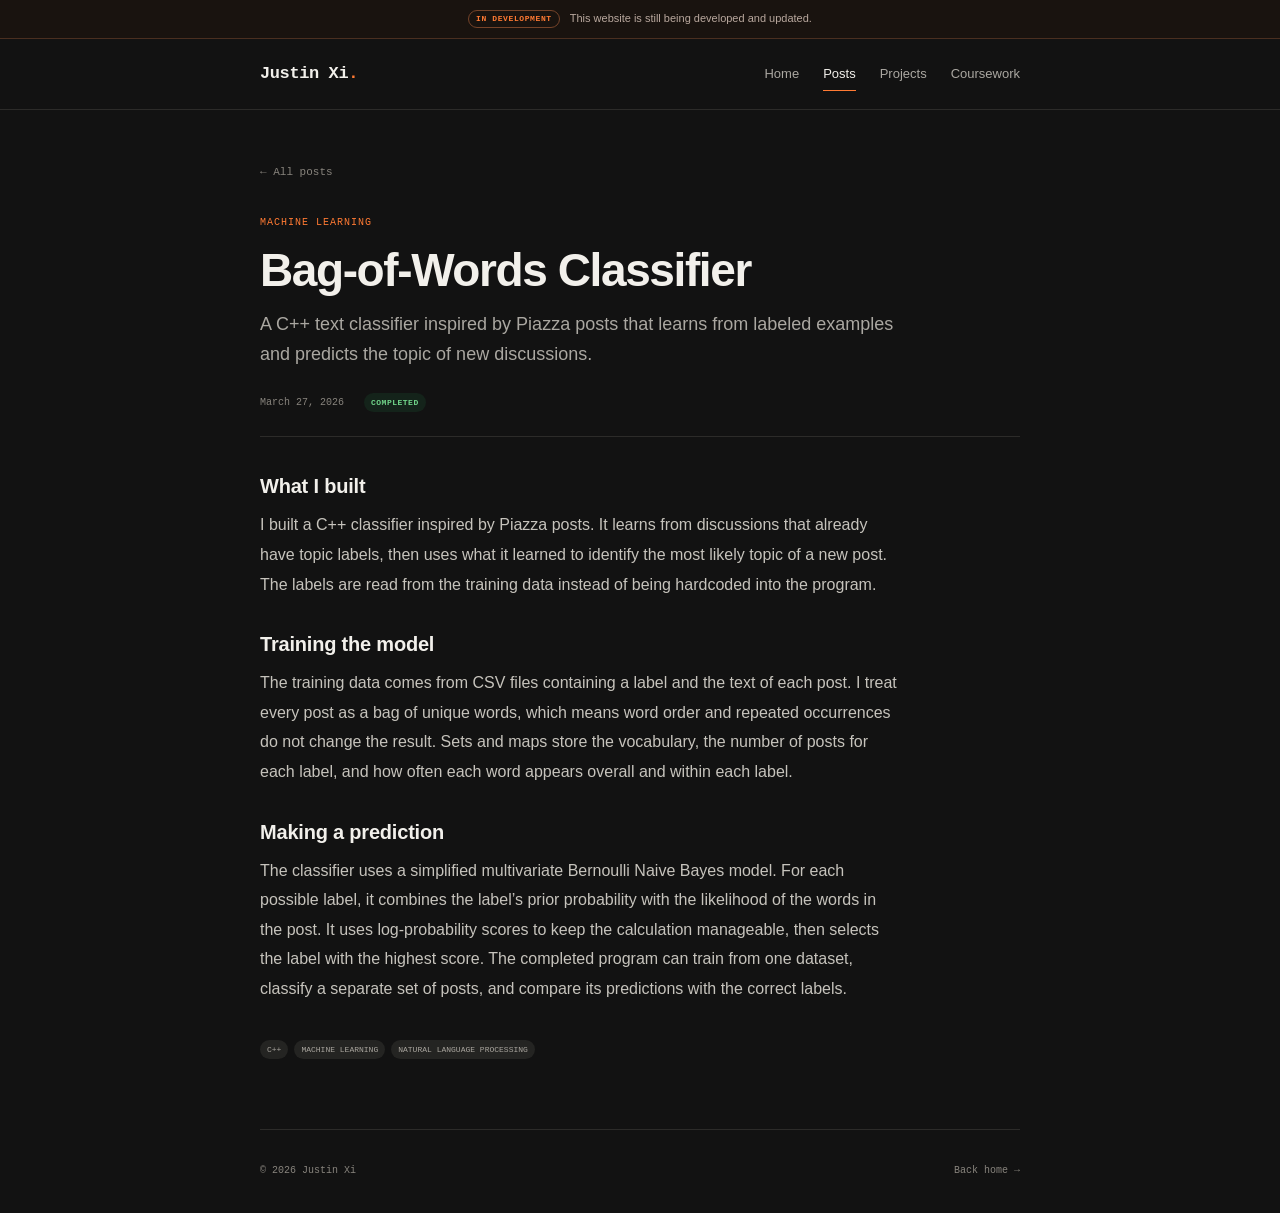
<file: posts/bag-of-words-classifier.html>
<!doctype html>
<html lang="en">
  <head>
    <meta charset="utf-8" />
    <meta name="viewport" content="width=device-width, initial-scale=1" />
    <meta name="theme-color" content="#121212" />
    <meta name="description" content="Details about Justin Xi's C++ bag-of-words classifier inspired by Piazza discussion posts." />
    <title>Bag-of-Words Classifier — Justin Xi</title>
    <link rel="icon" href="../assets/favicon.svg" type="image/svg+xml" />
    <link rel="stylesheet" href="../styles.css" />
  </head>
  <body>
    <a class="skip-link" href="#main">Skip to content</a>

    <div class="site-notice" role="status">
      <div class="site-notice-inner">
        <span class="site-notice-tag">In development</span>
        <p>This website is still being developed and updated.</p>
      </div>
    </div>

    <header class="site-header">
      <nav class="nav" aria-label="Main navigation">
        <a class="logo" href="../index.html" aria-label="Justin Xi, home">Justin Xi<span>.</span></a>
        <div class="nav-links">
          <a href="../index.html">Home</a>
          <a class="active" href="../posts.html" aria-current="page">Posts</a>
          <a href="../projects.html">Projects</a>
          <a href="../coursework.html">Coursework</a>
        </div>
      </nav>
    </header>

    <main id="main" class="page article-page">
      <a class="back-link" href="../posts.html">← All posts</a>

      <article>
        <header class="article-header">
          <p class="article-kicker">Machine learning</p>
          <h1>Bag-of-Words Classifier</h1>
          <p class="article-deck">A C++ text classifier inspired by Piazza posts that learns from labeled examples and predicts the topic of new discussions.</p>
          <div class="article-byline">
            <time datetime="2026-03-27">March 27, 2026</time>
            <span class="status complete">Completed</span>
          </div>
        </header>

        <div class="article-body">
          <h2>What I built</h2>
          <p>
            I built a C++ classifier inspired by Piazza posts. It learns from discussions that already have topic labels, then uses what it learned to identify the most likely topic of a new post. The labels are read from the training data instead of being hardcoded into the program.
          </p>

          <h2>Training the model</h2>
          <p>
            The training data comes from CSV files containing a label and the text of each post. I treat every post as a bag of unique words, which means word order and repeated occurrences do not change the result. Sets and maps store the vocabulary, the number of posts for each label, and how often each word appears overall and within each label.
          </p>

          <h2>Making a prediction</h2>
          <p>
            The classifier uses a simplified multivariate Bernoulli Naive Bayes model. For each possible label, it combines the label’s prior probability with the likelihood of the words in the post. It uses log-probability scores to keep the calculation manageable, then selects the label with the highest score. The completed program can train from one dataset, classify a separate set of posts, and compare its predictions with the correct labels.
          </p>
        </div>

        <ul class="tags article-topics" aria-label="Topics"><li>C++</li><li>Machine learning</li><li>Natural language processing</li></ul>
      </article>
    </main>

    <footer class="footer">
      <p>© 2026 Justin Xi</p>
      <a href="../index.html">Back home →</a>
    </footer>
  </body>
</html>
</file>
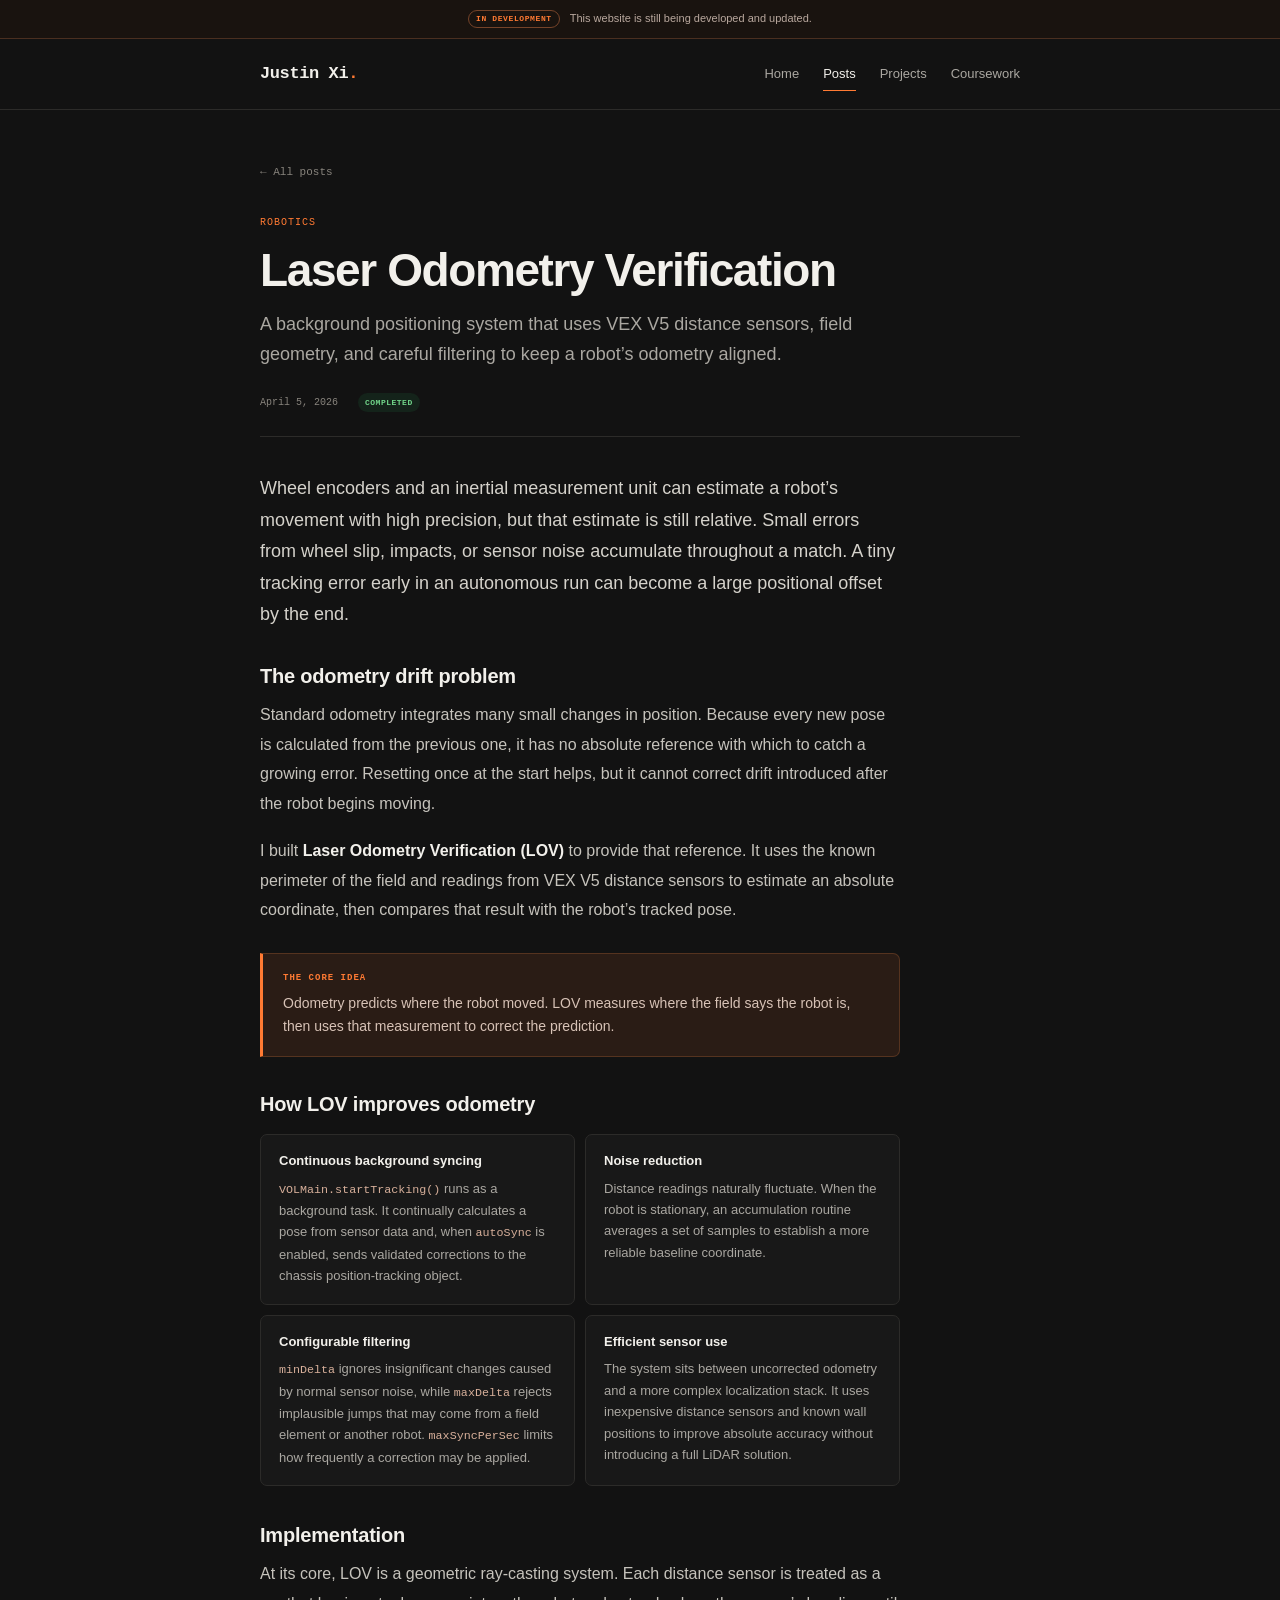
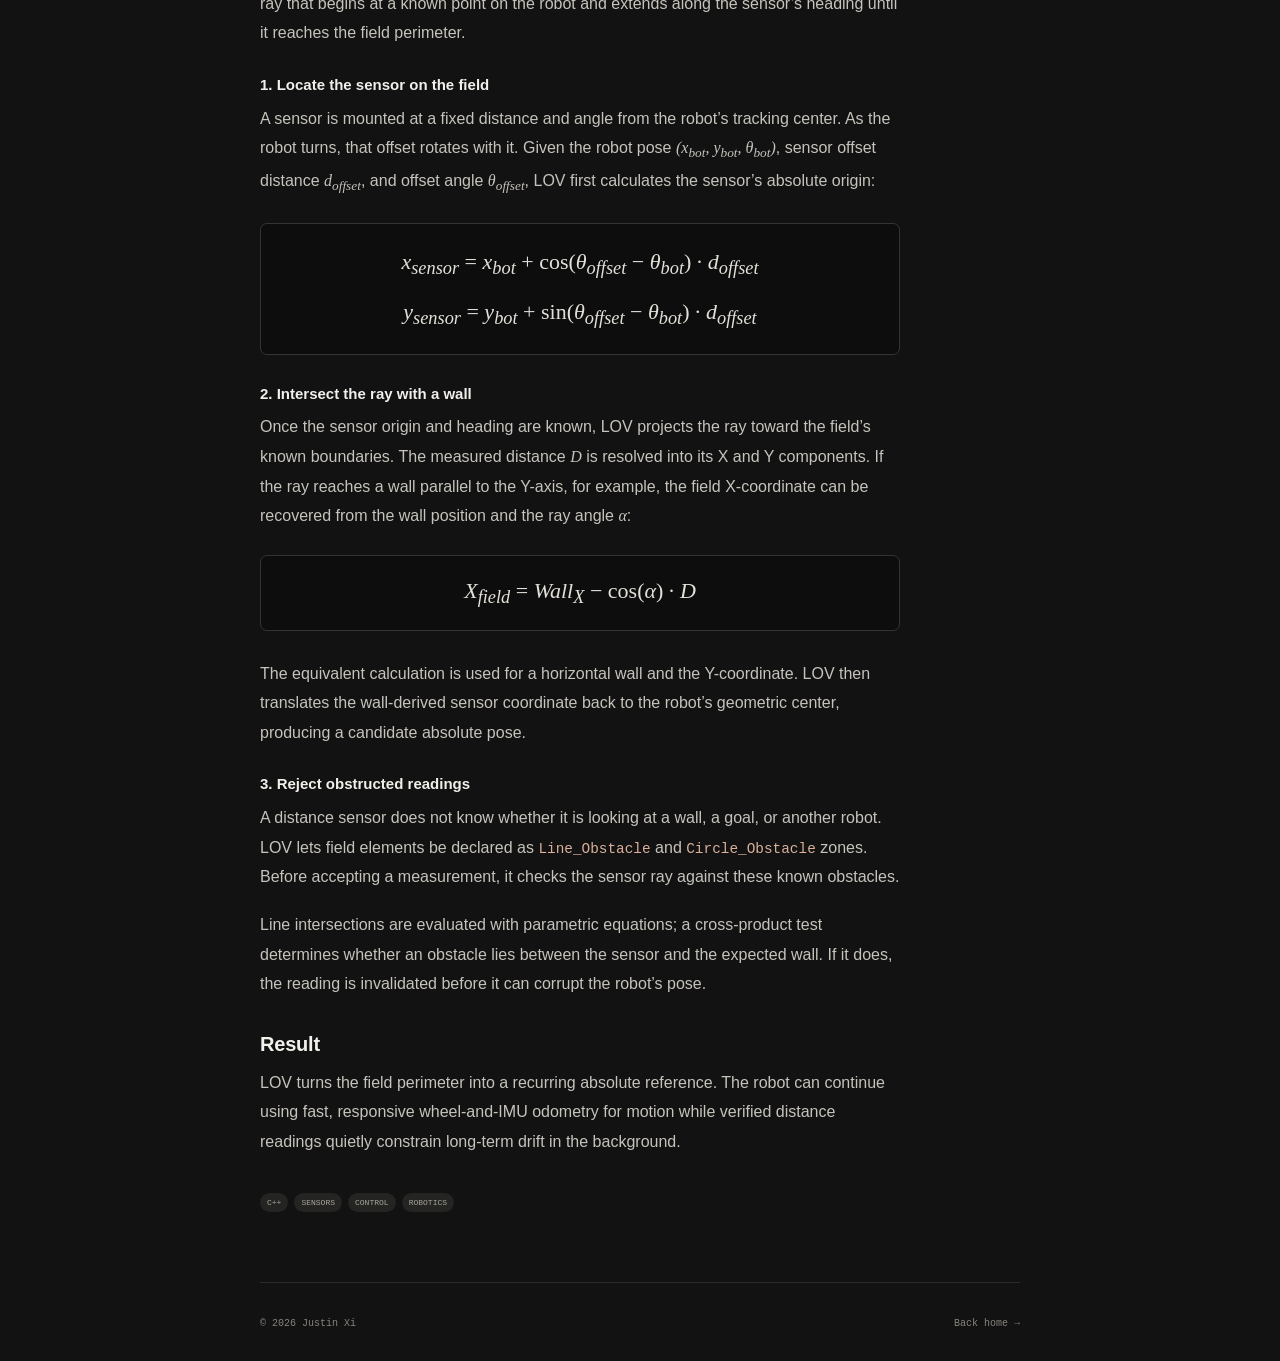
<file: posts/laser-odometry-verification-system.html>
<!doctype html>
<html lang="en">
  <head>
    <meta charset="utf-8" />
    <meta name="viewport" content="width=device-width, initial-scale=1" />
    <meta name="theme-color" content="#121212" />
    <meta name="description" content="How Justin Xi's Laser Odometry Verification system uses VEX V5 distance sensors, ray casting, filtering, and obstacle rejection to correct robot odometry." />
    <title>Laser Odometry Verification — Justin Xi</title>
    <link rel="icon" href="../assets/favicon.svg" type="image/svg+xml" />
    <link rel="stylesheet" href="../styles.css" />
  </head>
  <body>
    <a class="skip-link" href="#main">Skip to content</a>

    <div class="site-notice" role="status">
      <div class="site-notice-inner">
        <span class="site-notice-tag">In development</span>
        <p>This website is still being developed and updated.</p>
      </div>
    </div>

    <header class="site-header">
      <nav class="nav" aria-label="Main navigation">
        <a class="logo" href="../index.html" aria-label="Justin Xi, home">Justin Xi<span>.</span></a>
        <div class="nav-links">
          <a href="../index.html">Home</a>
          <a class="active" href="../posts.html" aria-current="page">Posts</a>
          <a href="../projects.html">Projects</a>
          <a href="../coursework.html">Coursework</a>
        </div>
      </nav>
    </header>

    <main id="main" class="page article-page">
      <a class="back-link" href="../posts.html">← All posts</a>

      <article>
        <header class="article-header">
          <p class="article-kicker">Robotics</p>
          <h1>Laser Odometry Verification</h1>
          <p class="article-deck">A background positioning system that uses VEX V5 distance sensors, field geometry, and careful filtering to keep a robot’s odometry aligned.</p>
          <div class="article-byline">
            <time datetime="2026-04-05">April 5, 2026</time>
            <span class="status complete">Completed</span>
          </div>
        </header>

        <div class="article-body">
          <p class="article-lede">
            Wheel encoders and an inertial measurement unit can estimate a robot’s movement with high precision, but that estimate is still relative. Small errors from wheel slip, impacts, or sensor noise accumulate throughout a match. A tiny tracking error early in an autonomous run can become a large positional offset by the end.
          </p>

          <h2>The odometry drift problem</h2>
          <p>
            Standard odometry integrates many small changes in position. Because every new pose is calculated from the previous one, it has no absolute reference with which to catch a growing error. Resetting once at the start helps, but it cannot correct drift introduced after the robot begins moving.
          </p>
          <p>
            I built <strong>Laser Odometry Verification (LOV)</strong> to provide that reference. It uses the known perimeter of the field and readings from VEX V5 distance sensors to estimate an absolute coordinate, then compares that result with the robot’s tracked pose.
          </p>

          <aside class="article-callout" aria-labelledby="lov-summary-title">
            <p class="article-callout-label" id="lov-summary-title">The core idea</p>
            <p>Odometry predicts where the robot moved. LOV measures where the field says the robot is, then uses that measurement to correct the prediction.</p>
          </aside>

          <h2>How LOV improves odometry</h2>
          <div class="article-feature-list">
            <section>
              <h3>Continuous background syncing</h3>
              <p><code>VOLMain.startTracking()</code> runs as a background task. It continually calculates a pose from sensor data and, when <code>autoSync</code> is enabled, sends validated corrections to the chassis position-tracking object.</p>
            </section>
            <section>
              <h3>Noise reduction</h3>
              <p>Distance readings naturally fluctuate. When the robot is stationary, an accumulation routine averages a set of samples to establish a more reliable baseline coordinate.</p>
            </section>
            <section>
              <h3>Configurable filtering</h3>
              <p><code>minDelta</code> ignores insignificant changes caused by normal sensor noise, while <code>maxDelta</code> rejects implausible jumps that may come from a field element or another robot. <code>maxSyncPerSec</code> limits how frequently a correction may be applied.</p>
            </section>
            <section>
              <h3>Efficient sensor use</h3>
              <p>The system sits between uncorrected odometry and a more complex localization stack. It uses inexpensive distance sensors and known wall positions to improve absolute accuracy without introducing a full LiDAR solution.</p>
            </section>
          </div>

          <h2>Implementation</h2>
          <p>
            At its core, LOV is a geometric ray-casting system. Each distance sensor is treated as a ray that begins at a known point on the robot and extends along the sensor’s heading until it reaches the field perimeter.
          </p>

          <h3>1. Locate the sensor on the field</h3>
          <p>
            A sensor is mounted at a fixed distance and angle from the robot’s tracking center. As the robot turns, that offset rotates with it. Given the robot pose <var>(x<sub>bot</sub>, y<sub>bot</sub>, θ<sub>bot</sub>)</var>, sensor offset distance <var>d<sub>offset</sub></var>, and offset angle <var>θ<sub>offset</sub></var>, LOV first calculates the sensor’s absolute origin:
          </p>
          <div class="equation-block" role="img" aria-label="The sensor x coordinate equals the robot x coordinate plus cosine of sensor offset angle minus robot heading, multiplied by the offset distance. The sensor y coordinate equals the robot y coordinate plus sine of the same angle, multiplied by the offset distance.">
            <span><var>x<sub>sensor</sub></var> = <var>x<sub>bot</sub></var> + cos(<var>θ<sub>offset</sub></var> − <var>θ<sub>bot</sub></var>) · <var>d<sub>offset</sub></var></span>
            <span><var>y<sub>sensor</sub></var> = <var>y<sub>bot</sub></var> + sin(<var>θ<sub>offset</sub></var> − <var>θ<sub>bot</sub></var>) · <var>d<sub>offset</sub></var></span>
          </div>

          <h3>2. Intersect the ray with a wall</h3>
          <p>
            Once the sensor origin and heading are known, LOV projects the ray toward the field’s known boundaries. The measured distance <var>D</var> is resolved into its X and Y components. If the ray reaches a wall parallel to the Y-axis, for example, the field X-coordinate can be recovered from the wall position and the ray angle <var>α</var>:
          </p>
          <div class="equation-block equation-block-single" role="img" aria-label="The field x coordinate equals the wall x coordinate minus cosine of alpha multiplied by sensor distance D.">
            <span><var>X<sub>field</sub></var> = <var>Wall<sub>X</sub></var> − cos(<var>α</var>) · <var>D</var></span>
          </div>
          <p>
            The equivalent calculation is used for a horizontal wall and the Y-coordinate. LOV then translates the wall-derived sensor coordinate back to the robot’s geometric center, producing a candidate absolute pose.
          </p>

          <h3>3. Reject obstructed readings</h3>
          <p>
            A distance sensor does not know whether it is looking at a wall, a goal, or another robot. LOV lets field elements be declared as <code>Line_Obstacle</code> and <code>Circle_Obstacle</code> zones. Before accepting a measurement, it checks the sensor ray against these known obstacles.
          </p>
          <p>
            Line intersections are evaluated with parametric equations; a cross-product test determines whether an obstacle lies between the sensor and the expected wall. If it does, the reading is invalidated before it can corrupt the robot’s pose.
          </p>

          <h2>Result</h2>
          <p>
            LOV turns the field perimeter into a recurring absolute reference. The robot can continue using fast, responsive wheel-and-IMU odometry for motion while verified distance readings quietly constrain long-term drift in the background.
          </p>
        </div>

        <ul class="tags article-topics" aria-label="Topics"><li>C++</li><li>Sensors</li><li>Control</li><li>Robotics</li></ul>
      </article>
    </main>

    <footer class="footer">
      <p>© 2026 Justin Xi</p>
      <a href="../index.html">Back home →</a>
    </footer>
  </body>
</html>
</file>
<file: styles.css>
:root {
  color-scheme: dark;
  --background: #121212;
  --surface: #181818;
  --surface-hover: #1d1d1d;
  --text: #f2f0eb;
  --muted: #aaa7a1;
  --subtle: #88847d;
  --border: #2c2b29;
  --orange: #ff7a33;
  --orange-soft: #2a1c15;
  --green: #72d78b;
  --green-soft: #14231a;
  --blue: #86a8ff;
  --blue-soft: #182033;
  --content-width: 760px;
  --sans: Inter, ui-sans-serif, -apple-system, BlinkMacSystemFont, "Segoe UI", sans-serif;
  --mono: ui-monospace, SFMono-Regular, Menlo, Consolas, monospace;
}

* { box-sizing: border-box; }

html {
  scroll-behavior: smooth;
  scroll-padding-top: 90px;
}

body {
  margin: 0;
  background: var(--background);
  color: var(--text);
  font-family: var(--sans);
  font-size: 15px;
  line-height: 1.65;
  -webkit-font-smoothing: antialiased;
}

.has-entrance-motion .entrance-item {
  opacity: 0;
  transform: translateY(calc(18px + var(--hover-lift, 0px))) scale(var(--hover-scale, 1));
  transition:
    opacity 580ms cubic-bezier(0.22, 1, 0.36, 1) var(--entrance-delay, 0ms),
    transform 580ms cubic-bezier(0.22, 1, 0.36, 1) var(--entrance-delay, 0ms);
  will-change: opacity, transform;
}

.has-entrance-motion .entrance-item.is-visible {
  opacity: 1;
  transform: translateY(var(--hover-lift, 0px)) scale(var(--hover-scale, 1));
}

::selection { background: var(--orange); color: #17110d; }
a { color: inherit; text-decoration: none; }
a:focus-visible { outline: 2px solid var(--orange); outline-offset: 5px; }

.skip-link {
  position: fixed;
  top: -60px;
  left: 20px;
  z-index: 10;
  padding: 10px 14px;
  background: var(--orange);
  color: #17110d;
  font-weight: 700;
}

.skip-link:focus { top: 12px; }

.site-notice {
  border-bottom: 1px solid #4a2f20;
  background: #19130f;
}

.site-notice-inner {
  width: min(calc(100% - 40px), var(--content-width));
  min-height: 38px;
  display: flex;
  align-items: center;
  justify-content: center;
  gap: 10px;
  margin-inline: auto;
}

.site-notice-tag {
  flex: 0 0 auto;
  padding: 2px 7px;
  border: 1px solid #754329;
  border-radius: 20px;
  color: var(--orange);
  font-family: var(--mono);
  font-size: 8px;
  font-weight: 700;
  letter-spacing: 0.6px;
  line-height: 1.5;
  text-transform: uppercase;
}

.site-notice p {
  margin: 0;
  color: #b9a89e;
  font-size: 11px;
  line-height: 1.4;
}

.site-header {
  border-bottom: 1px solid var(--border);
  background: var(--background);
}

.nav,
.page,
.footer {
  width: min(calc(100% - 40px), var(--content-width));
  margin-inline: auto;
}

.nav {
  min-height: 70px;
  display: flex;
  align-items: center;
  justify-content: space-between;
  gap: 24px;
}

.logo {
  font-family: var(--mono);
  font-size: 17px;
  font-weight: 700;
  letter-spacing: -0.4px;
}

.logo span { color: var(--orange); }

.nav-links {
  display: flex;
  align-items: center;
  gap: 24px;
  color: var(--muted);
  font-size: 13px;
}

.nav-links a { padding: 6px 0; }
.nav-links a:hover { color: var(--text); }
.nav-links .active { color: var(--text); border-bottom: 1px solid var(--orange); }

.home-page { padding: 68px 0 70px; }
.intro { position: relative; z-index: 1; padding-bottom: 56px; }

.profile {
  display: flex;
  align-items: center;
  gap: 22px;
  margin-bottom: 32px;
}

.avatar {
  width: 96px;
  height: 96px;
  flex: 0 0 auto;
  display: grid;
  place-items: center;
  border: 1px solid #5d3825;
  border-radius: 10px;
  background: var(--surface);
  color: var(--orange);
  font-family: var(--mono);
  font-size: 26px;
  font-weight: 700;
}

h1,
h2,
h3,
p { margin-top: 0; }

h1 {
  margin-bottom: 4px;
  font-size: clamp(35px, 7vw, 46px);
  line-height: 1.08;
  letter-spacing: -1.8px;
}

.role { margin: 0; color: var(--muted); font-size: 14px; }
.bio { max-width: 700px; color: #c6c3bc; font-size: 16px; }
.bio p { margin-bottom: 16px; }

.section-label {
  display: block;
  margin-bottom: 11px;
  color: var(--orange);
  font-family: var(--mono);
  font-size: 10px;
  font-weight: 700;
  letter-spacing: 1.5px;
  text-transform: uppercase;
}

.links-block { margin-top: 36px; }
.links-block h2 { font-weight: 700; }
.text-links { display: flex; flex-wrap: wrap; align-items: baseline; gap: 10px 20px; }

.text-links a {
  padding-bottom: 3px;
  border-bottom: 1px solid #55524d;
  color: #c2bfb8;
  font-size: 13px;
}

.text-links a:hover { border-color: var(--orange); color: var(--orange); }
.text-links span { margin-left: 3px; color: var(--orange); }

.email-dropdown {
  position: relative;
  z-index: 2;
  display: inline-flex;
  align-items: baseline;
}

.email-trigger {
  padding: 0 0 3px;
  border: 0;
  border-bottom: 1px solid #55524d;
  background: transparent;
  color: #c2bfb8;
  font: inherit;
  font-size: 13px;
  line-height: 1.65;
  cursor: default;
}

.email-trigger:hover,
.email-trigger:focus-visible {
  border-color: var(--orange);
  color: var(--orange);
}

.email-trigger span { margin-left: 3px; color: var(--orange); }

.email-menu {
  position: absolute;
  top: calc(100% + 9px);
  left: 0;
  width: 270px;
  padding: 13px 14px;
  border: 1px solid #4a3a31;
  border-radius: 7px;
  background: #1c1917;
  box-shadow: 0 12px 30px rgb(0 0 0 / 28%);
  opacity: 0;
  visibility: hidden;
  transform: translateY(-4px);
  transition: opacity 120ms ease, transform 120ms ease, visibility 120ms;
}

.email-dropdown:hover .email-menu,
.email-dropdown:focus-within .email-menu {
  opacity: 1;
  visibility: visible;
  transform: translateY(0);
}

.email-menu > div {
  display: grid;
  grid-template-columns: 66px 1fr;
  align-items: baseline;
  gap: 8px;
  padding: 5px 0;
}

.email-menu small {
  color: var(--subtle);
  font-family: var(--mono);
  font-size: 9px;
  line-height: 1.5;
  text-transform: uppercase;
}

.email-menu span {
  margin: 0;
  color: var(--text);
  font-family: var(--mono);
  font-size: 11px;
  line-height: 1.5;
  user-select: text;
}

.explore {
  position: relative;
  z-index: 0;
  padding-top: 48px;
  border-top: 1px solid var(--border);
}

.explore-grid {
  display: grid;
  grid-template-columns: 1fr;
  gap: 12px;
}

.explore-card {
  display: block;
  padding: 17px 19px;
  border: 1px solid var(--border);
  border-radius: 8px;
  background: var(--surface);
}

.explore-card:hover { border-color: #704127; background: var(--surface-hover); }

.explore-card-heading {
  display: flex;
  align-items: flex-start;
  justify-content: space-between;
  gap: 20px;
}

.explore-card h3 { margin-bottom: 3px; font-size: 14px; }
.explore-card p { margin: 0; color: var(--muted); font-size: 11px; line-height: 1.55; }
.explore-card-heading > span { color: var(--orange); font-size: 16px; }

.explore-preview {
  position: relative;
  height: 80px;
  margin-top: 13px;
  padding-top: 11px;
  border-top: 1px solid var(--border);
  overflow: hidden;
}

.explore-preview-item {
  position: absolute;
  top: 11px;
  right: 0;
  left: 0;
  opacity: 0;
  transform: translateY(12px);
  transition: opacity 300ms ease, transform 300ms ease;
}

.explore-preview-item.is-active {
  opacity: 1;
  transform: translateY(0);
}

.explore-preview-item.is-leaving {
  opacity: 0;
  transform: translateY(-12px);
}

.explore-preview-meta {
  display: flex;
  align-items: center;
  justify-content: space-between;
  gap: 8px;
}

.explore-kicker {
  display: block;
  margin-bottom: 5px;
  color: var(--subtle);
  font-family: var(--mono);
  font-size: 8px;
  letter-spacing: 0.7px;
  text-transform: uppercase;
}

.explore-preview-meta .explore-kicker { margin: 0 0 5px; }
.explore-status { margin-bottom: 5px; }

.explore-upcoming {
  margin-bottom: 5px;
  padding: 2px 6px;
  border-radius: 20px;
  background: var(--blue-soft);
  color: var(--blue);
  font-family: var(--mono);
  font-size: 7px;
  font-weight: 700;
  letter-spacing: 0.4px;
  text-transform: uppercase;
}

.explore-preview strong {
  display: block;
  margin-bottom: 3px;
  color: #d7d4cd;
  font-size: 12px;
  font-weight: 600;
}

.preview-code {
  margin-right: 8px;
  color: var(--subtle);
  font-family: var(--mono);
  font-size: 9px;
  font-weight: 500;
}

.posts {
  margin-top: 48px;
  padding-top: 48px;
  border-top: 1px solid var(--border);
}

.posts-heading {
  margin-bottom: 0;
}

.post-timeline { margin-top: 25px; }
.post-year + .post-year { margin-top: 30px; }

.post-year {
  display: grid;
  grid-template-columns: 64px minmax(0, 1fr);
  column-gap: 20px;
}

.post-year-title {
  margin: 3px 0 0;
  color: var(--orange);
  font-family: var(--mono);
  font-size: 13px;
  line-height: 1.5;
  letter-spacing: 0.5px;
}

.post-timeline-entry {
  grid-column: 2;
  position: relative;
  padding: 0 0 18px 24px;
  border-left: 1px solid var(--border);
}

.post-timeline-entry:not(:last-child) { padding-bottom: 42px; }

.post-timeline-entry::before {
  content: "";
  position: absolute;
  top: 7px;
  left: -4px;
  width: 7px;
  height: 7px;
  border-radius: 2px;
  background: var(--orange);
}

.post-entry-topline {
  display: flex;
  flex-wrap: wrap;
  align-items: center;
  justify-content: space-between;
  gap: 8px 16px;
  margin-bottom: 7px;
}

.post-date { color: var(--subtle); font-family: var(--mono); font-size: 10px; letter-spacing: 0.5px; text-transform: uppercase; }
.post-category { color: var(--orange); font-family: var(--mono); font-size: 9px; letter-spacing: 0.5px; text-transform: uppercase; }
.post-entry-title { margin: 0 0 10px; font-size: 19px; font-weight: 600; line-height: 1.4; }
.post-excerpt { margin: 0; color: var(--muted); font-size: 15px; line-height: 1.65; }
.post-topics { margin-top: 17px; }
.post-read-more { display: inline-block; margin-top: 17px; padding-bottom: 2px; border-bottom: 1px solid #55524d; color: #c2bfb8; font-size: 12px; }
.post-read-more span { margin-left: 3px; color: var(--orange); }
.post-read-more:hover { border-color: var(--orange); color: var(--orange); }

.posts-view-more {
  display: block;
  width: fit-content;
  margin: 28px 0 0 84px;
  padding: 8px 12px;
  border: 1px solid #55524d;
  border-radius: 5px;
  color: #c2bfb8;
  font-size: 12px;
}

.posts-view-more span { margin-left: 5px; color: var(--orange); }
.posts-view-more:hover { border-color: var(--orange); color: var(--orange); }

.posts-archive { padding: 52px 0 76px; }
.posts-archive .page-heading { margin-bottom: 0; }
.posts-archive .post-timeline { margin-top: 40px; }

.article-page { padding: 48px 0 70px; }
.article-header { margin-top: 32px; padding-bottom: 24px; border-bottom: 1px solid var(--border); }
.article-kicker { display: block; margin-bottom: 14px; color: var(--orange); font-family: var(--mono); font-size: 10px; letter-spacing: 1px; text-transform: uppercase; }
.article-header h1 { max-width: 720px; margin: 0 0 14px; font-size: clamp(34px, 6vw, 46px); line-height: 1.1; letter-spacing: -1.4px; }
.article-deck { max-width: 660px; margin: 0 0 24px; color: var(--muted); font-size: 18px; line-height: 1.65; }
.article-byline { display: flex; flex-wrap: wrap; align-items: center; gap: 10px 20px; color: var(--subtle); font-family: var(--mono); font-size: 10px; }
.article-body { max-width: 640px; margin: 36px 0; color: #c6c3bc; font-size: 16px; line-height: 1.85; }
.article-body h2 { margin: 32px 0 10px; color: var(--text); font-size: 20px; font-weight: 600; line-height: 1.35; letter-spacing: -0.2px; }
.article-body h2:first-child { margin-top: 0; }
.article-body h3 { margin: 26px 0 8px; color: var(--text); font-size: 15px; font-weight: 600; line-height: 1.45; }
.article-body p { margin-bottom: 18px; }
.article-body p:last-child { margin-bottom: 0; }
.article-body code { color: #d8b09b; font-family: var(--mono); font-size: 0.9em; }
.article-body strong { color: var(--text); font-weight: 600; }
.article-body var { font-family: Georgia, "Times New Roman", serif; }

.article-lede {
  color: #d5d2cb;
  font-size: 18px;
  line-height: 1.75;
}

.article-callout {
  margin: 28px 0 34px;
  padding: 18px 20px;
  border: 1px solid #55331f;
  border-left: 3px solid var(--orange);
  border-radius: 0 7px 7px 0;
  background: var(--orange-soft);
}

.article-callout-label {
  margin-bottom: 6px !important;
  color: var(--orange);
  font-family: var(--mono);
  font-size: 9px;
  font-weight: 700;
  letter-spacing: 1px;
  line-height: 1.5;
  text-transform: uppercase;
}

.article-callout p:last-child { color: #d7c2b6; font-size: 14px; line-height: 1.65; }

.article-feature-list {
  display: grid;
  grid-template-columns: repeat(2, minmax(0, 1fr));
  gap: 10px;
  margin: 16px 0 36px;
}

.article-feature-list section {
  padding: 17px 18px;
  border: 1px solid var(--border);
  border-radius: 7px;
  background: var(--surface);
}

.article-feature-list h3 { margin: 0 0 7px; font-size: 13px; }
.article-feature-list p { margin: 0; color: var(--muted); font-size: 13px; line-height: 1.65; }

.equation-block {
  display: grid;
  gap: 12px;
  margin: 24px 0 28px;
  padding: 21px 24px;
  border: 1px solid #353432;
  border-radius: 7px;
  background: #0d0d0d;
  color: #e3e0d9;
  font-family: Georgia, "Times New Roman", serif;
  font-size: clamp(17px, 3.5vw, 22px);
  line-height: 1.5;
  text-align: center;
  overflow-x: auto;
}

.equation-block span { white-space: nowrap; }
.equation-block-single { padding-block: 18px; }

.subpage { padding: 52px 0 76px; }

.page-heading { margin-bottom: 38px; }
.page-heading h1 { margin: 12px 0 4px; }
.page-heading p { margin: 0; color: var(--muted); }

.back-link {
  color: var(--subtle);
  font-family: var(--mono);
  font-size: 11px;
}

.back-link:hover { color: var(--orange); }

.plan-note {
  display: grid;
  grid-template-columns: 100px 1fr;
  gap: 18px;
  margin-bottom: 50px;
  padding: 15px 17px;
  border: 1px solid #55331f;
  border-radius: 7px;
  background: var(--orange-soft);
}

.plan-note span {
  color: #ffab7f;
  font-family: var(--mono);
  font-size: 10px;
  font-weight: 700;
  letter-spacing: 1px;
  text-transform: uppercase;
}

.plan-note p { margin: 0; color: #d7bcae; font-size: 13px; }
.project-section + .project-section { margin-top: 54px; }

.group-heading {
  display: flex;
  justify-content: space-between;
  align-items: baseline;
  gap: 24px;
  margin-bottom: 15px;
}

.group-title {
  margin: 0 0 15px;
  color: #c9c6bf;
  font-family: var(--mono);
  font-size: 11px;
  font-weight: 700;
  letter-spacing: 1.5px;
  text-transform: uppercase;
}

.group-heading .group-title { margin: 0; }
.group-heading > span { color: var(--subtle); font-size: 12px; }
.project-stack { display: grid; gap: 11px; }

.project-item {
  position: relative;
  padding: 20px 22px;
  border: 1px solid var(--border);
  border-radius: 8px;
  background: var(--surface);
  transition:
    border-color 360ms ease,
    background-color 360ms ease,
    box-shadow 360ms ease,
    transform 220ms cubic-bezier(0.2, 0.8, 0.2, 1);
}

.has-entrance-motion .project-item.entrance-item.is-visible {
  transition:
    border-color 360ms ease,
    background-color 360ms ease,
    box-shadow 360ms ease,
    transform 220ms cubic-bezier(0.2, 0.8, 0.2, 1);
}

.project-item:hover,
.project-item:focus-within {
  border-color: var(--orange);
  background: var(--surface-hover);
  box-shadow: 0 0 0 1px rgb(255 122 51 / 18%), 0 8px 22px rgb(0 0 0 / 30%), 0 0 18px rgb(255 122 51 / 12%);
  --hover-lift: -2px;
  --hover-scale: 1.012;
  z-index: 1;
  transform: translateY(var(--hover-lift)) scale(var(--hover-scale));
}

.project-item.has-details { cursor: pointer; }

.project-item.has-details:focus-visible {
  outline: 2px solid var(--orange);
  outline-offset: 4px;
}

.project-topline {
  display: flex;
  align-items: center;
  justify-content: space-between;
  gap: 18px;
  margin-bottom: 7px;
}

.project-topline h3 { margin: 0; font-size: 15px; }
.project-item > p { margin-bottom: 13px; color: var(--muted); font-size: 13px; }

.status {
  flex: 0 0 auto;
  padding: 3px 7px;
  border-radius: 20px;
  font-family: var(--mono);
  font-size: 8px;
  font-weight: 700;
  letter-spacing: 0.5px;
  text-transform: uppercase;
}

.status.complete { background: var(--green-soft); color: var(--green); }
.status.robotics { background: var(--blue-soft); color: var(--blue); }
.status.progress { background: var(--orange-soft); color: #ffad82; }
.status.planned { background: var(--orange-soft); color: #ffad82; }

.tags {
  display: flex;
  flex-wrap: wrap;
  gap: 6px;
  margin: 0;
  padding: 0;
  list-style: none;
}

.tags li {
  padding: 3px 7px;
  border-radius: 20px;
  background: #242422;
  color: #aaa69f;
  font-family: var(--mono);
  font-size: 8px;
  text-transform: uppercase;
}

.project-dialog {
  inset: 0;
  width: min(calc(100% - 32px), 590px);
  max-height: min(720px, calc(100vh - 48px));
  margin: auto;
  padding: 0;
  overflow: auto;
  border: 1px solid #4a3a31;
  border-radius: 10px;
  background: var(--surface);
  color: var(--text);
  box-shadow: 0 24px 70px rgb(0 0 0 / 55%);
  transform-origin: center;
}

.project-dialog:popover-open {
  animation: project-dialog-enter 190ms cubic-bezier(0.2, 0.8, 0.2, 1) both;
}

.project-dialog:popover-open::backdrop {
  background: rgb(0 0 0 / 72%);
  backdrop-filter: blur(3px);
  animation: project-backdrop-enter 170ms ease-out both;
}

@keyframes project-dialog-enter {
  from { opacity: 0; transform: translateY(12px) scale(0.985); }
  to { opacity: 1; transform: translateY(0) scale(1); }
}

@keyframes project-backdrop-enter {
  from { background: rgb(0 0 0 / 0%); backdrop-filter: blur(0); }
  to { background: rgb(0 0 0 / 72%); backdrop-filter: blur(3px); }
}

.project-dialog-content { padding: 26px; }

.project-dialog-header {
  display: flex;
  align-items: flex-start;
  justify-content: space-between;
  gap: 24px;
  padding-bottom: 18px;
  border-bottom: 1px solid var(--border);
}

.project-dialog-header .section-label { margin-bottom: 6px; }
.project-dialog-header h2 { margin: 0; font-size: 22px; line-height: 1.3; }

.project-dialog-close {
  width: 32px;
  height: 32px;
  flex: 0 0 auto;
  padding: 0 0 3px;
  border: 1px solid var(--border);
  border-radius: 50%;
  background: transparent;
  color: var(--muted);
  font: inherit;
  font-size: 22px;
  line-height: 1;
  cursor: pointer;
}

.project-dialog-close:hover { border-color: var(--orange); color: var(--orange); }
.project-dialog-close:focus-visible { outline: 2px solid var(--orange); outline-offset: 3px; }
.project-dialog-body { padding-top: 20px; color: var(--muted); font-size: 14px; }
.project-dialog-body p { margin-bottom: 14px; }
.project-dialog-body p:last-child { margin-bottom: 0; }
.project-dialog-tags { margin-top: 20px; }

.degree-card {
  position: relative;
  display: flex;
  align-items: flex-end;
  justify-content: space-between;
  gap: 28px;
  margin-bottom: 50px;
  padding: 22px;
  border: 1px solid #55331f;
  border-radius: 8px;
  background: var(--orange-soft);
}

.degree-card .section-label { margin-bottom: 6px; }
.degree-card h2 { margin: 0; font-size: 20px; }
.degree-meta {
  align-self: stretch;
  display: flex;
  flex-direction: column;
  align-items: flex-end;
  justify-content: space-between;
  gap: 13px;
}

.degree-meta p { margin: 0; color: #cda990; font-size: 12px; }

.degree-mark {
  width: 29px;
  height: 29px;
  display: grid;
  place-items: center;
  padding: 6px 4px;
  border-radius: 4px;
  background: #00274c;
}

.degree-mark img { width: 100%; height: 100%; object-fit: contain; }
.course-section + .course-section { margin-top: 48px; }

.semester-heading {
  display: flex;
  align-items: center;
  gap: 10px;
  margin-bottom: 15px;
}

.semester-heading .group-title { margin: 0; }

.semester-status {
  padding: 3px 7px;
  border-radius: 20px;
  background: var(--blue-soft);
  color: var(--blue);
  font-family: var(--mono);
  font-size: 8px;
  font-weight: 700;
  letter-spacing: 0.5px;
  text-transform: uppercase;
}

.semester-status.current {
  background: var(--green-soft);
  color: var(--green);
}

.course-list { border-top: 1px solid var(--border); }

.course-row {
  display: grid;
  grid-template-columns: 95px 1fr;
  gap: 20px;
  padding: 20px 0;
  border-bottom: 1px solid var(--border);
}

.course-code {
  color: var(--subtle);
  font-family: var(--mono);
  font-size: 11px;
}

.course-row h3 { margin-bottom: 4px; font-size: 14px; }
.course-row p { margin: 0; color: var(--muted); font-size: 13px; }

.resume-page { padding: 44px 0 70px; }

.resume-toolbar {
  display: flex;
  align-items: flex-start;
  justify-content: space-between;
  gap: 24px;
  margin-bottom: 22px;
}

.resume-toolbar h1 { margin: 9px 0 2px; font-size: 34px; }
.resume-toolbar p { margin: 0; color: var(--muted); font-size: 13px; }

.resume-download {
  flex: 0 0 auto;
  margin-top: 2px;
  padding: 9px 12px;
  border: 1px solid #704127;
  border-radius: 6px;
  background: var(--orange-soft);
  color: #ffd0b7;
  font-size: 12px;
  font-weight: 600;
}

.resume-download span { margin-left: 6px; color: var(--orange); }
.resume-download:hover { border-color: var(--orange); color: var(--text); }

.resume-preview {
  width: 100%;
  aspect-ratio: 8.5 / 11;
  min-height: 720px;
  overflow: hidden;
  border: 1px solid var(--border);
  border-radius: 8px;
  background: #e7e7e7;
}

.resume-preview object { width: 100%; height: 100%; display: block; }
.resume-preview p { padding: 24px; color: #242424; }
.resume-preview p a { color: #9a3d0b; text-decoration: underline; }

.footer {
  min-height: 84px;
  display: flex;
  align-items: center;
  justify-content: space-between;
  gap: 24px;
  border-top: 1px solid var(--border);
  color: var(--subtle);
  font-family: var(--mono);
  font-size: 10px;
}

.footer p { margin: 0; }
.footer a:hover { color: var(--orange); }

@media (max-width: 680px) {
  .site-notice-inner { width: min(calc(100% - 30px), var(--content-width)); justify-content: flex-start; }
  .site-notice p { font-size: 10px; }
  .nav,
  .page,
  .footer { width: min(calc(100% - 30px), var(--content-width)); }

  .nav { min-height: 64px; align-items: flex-start; padding: 14px 0 11px; }
  .logo { padding-top: 3px; font-size: 14px; }
  .nav-links { gap: 11px; font-size: 10px; }
  .home-page { padding: 48px 0 52px; }
  .intro { padding-bottom: 45px; }
  .profile { gap: 15px; margin-bottom: 28px; }
  .avatar { width: 74px; height: 74px; font-size: 20px; }
  h1 { font-size: 31px; letter-spacing: -1.3px; }
  .role { font-size: 12px; }
  .bio { font-size: 15px; }
  .explore { padding-top: 42px; }
  .explore-grid { grid-template-columns: 1fr; }
  .explore-card { min-height: 0; }
  .explore-preview { height: 94px; }
  .posts { margin-top: 42px; padding-top: 42px; }
  .post-year { grid-template-columns: 48px minmax(0, 1fr); gap: 12px; }
  .post-timeline-entry { padding-left: 18px; }
  .post-entry-title { font-size: 17px; }
  .post-excerpt { font-size: 14px; }
  .posts-view-more { margin-left: 60px; }
  .posts-archive { padding: 40px 0 58px; }
  .article-page { padding: 36px 0 52px; }
  .article-header { margin-top: 26px; }
  .article-deck { font-size: 16px; }
  .article-body { font-size: 15px; }
  .article-lede { font-size: 16px; }
  .article-feature-list { grid-template-columns: 1fr; }
  .equation-block { justify-content: start; text-align: left; }
  .subpage { padding: 40px 0 58px; }
  .plan-note { grid-template-columns: 1fr; gap: 5px; }
  .project-topline { align-items: flex-start; }
  .project-topline h3 { padding-top: 1px; }
  .project-dialog-content { padding: 21px; }
  .project-dialog-header h2 { font-size: 19px; }
  .group-heading { display: block; }
  .group-heading .group-title { margin-bottom: 4px; }
  .degree-card { align-items: stretch; }
  .degree-card h2 { font-size: 17px; }
  .degree-meta { flex: 0 0 auto; }
  .degree-meta p { max-width: 84px; text-align: right; line-height: 1.4; }
  .course-row { grid-template-columns: 1fr; gap: 5px; }
  .resume-page { padding: 34px 0 52px; }
  .resume-toolbar { align-items: stretch; flex-direction: column; }
  .resume-download { align-self: flex-start; }
  .resume-preview { min-height: 70vh; aspect-ratio: auto; }
}

@media (prefers-reduced-motion: reduce) {
  html { scroll-behavior: auto; }
  .has-entrance-motion .entrance-item {
    opacity: 1;
    transform: none;
    transition: none;
  }
  .explore-preview-item { transition: none; }
  .project-item {
    transform: none;
    transition: none;
  }
  .project-item:hover,
  .project-item:focus-within { transform: none; }
  .has-entrance-motion .project-item.entrance-item.is-visible {
    transform: none;
    transition: none;
  }
  .project-dialog:popover-open,
  .project-dialog:popover-open::backdrop { animation: none; }
}
</file>
